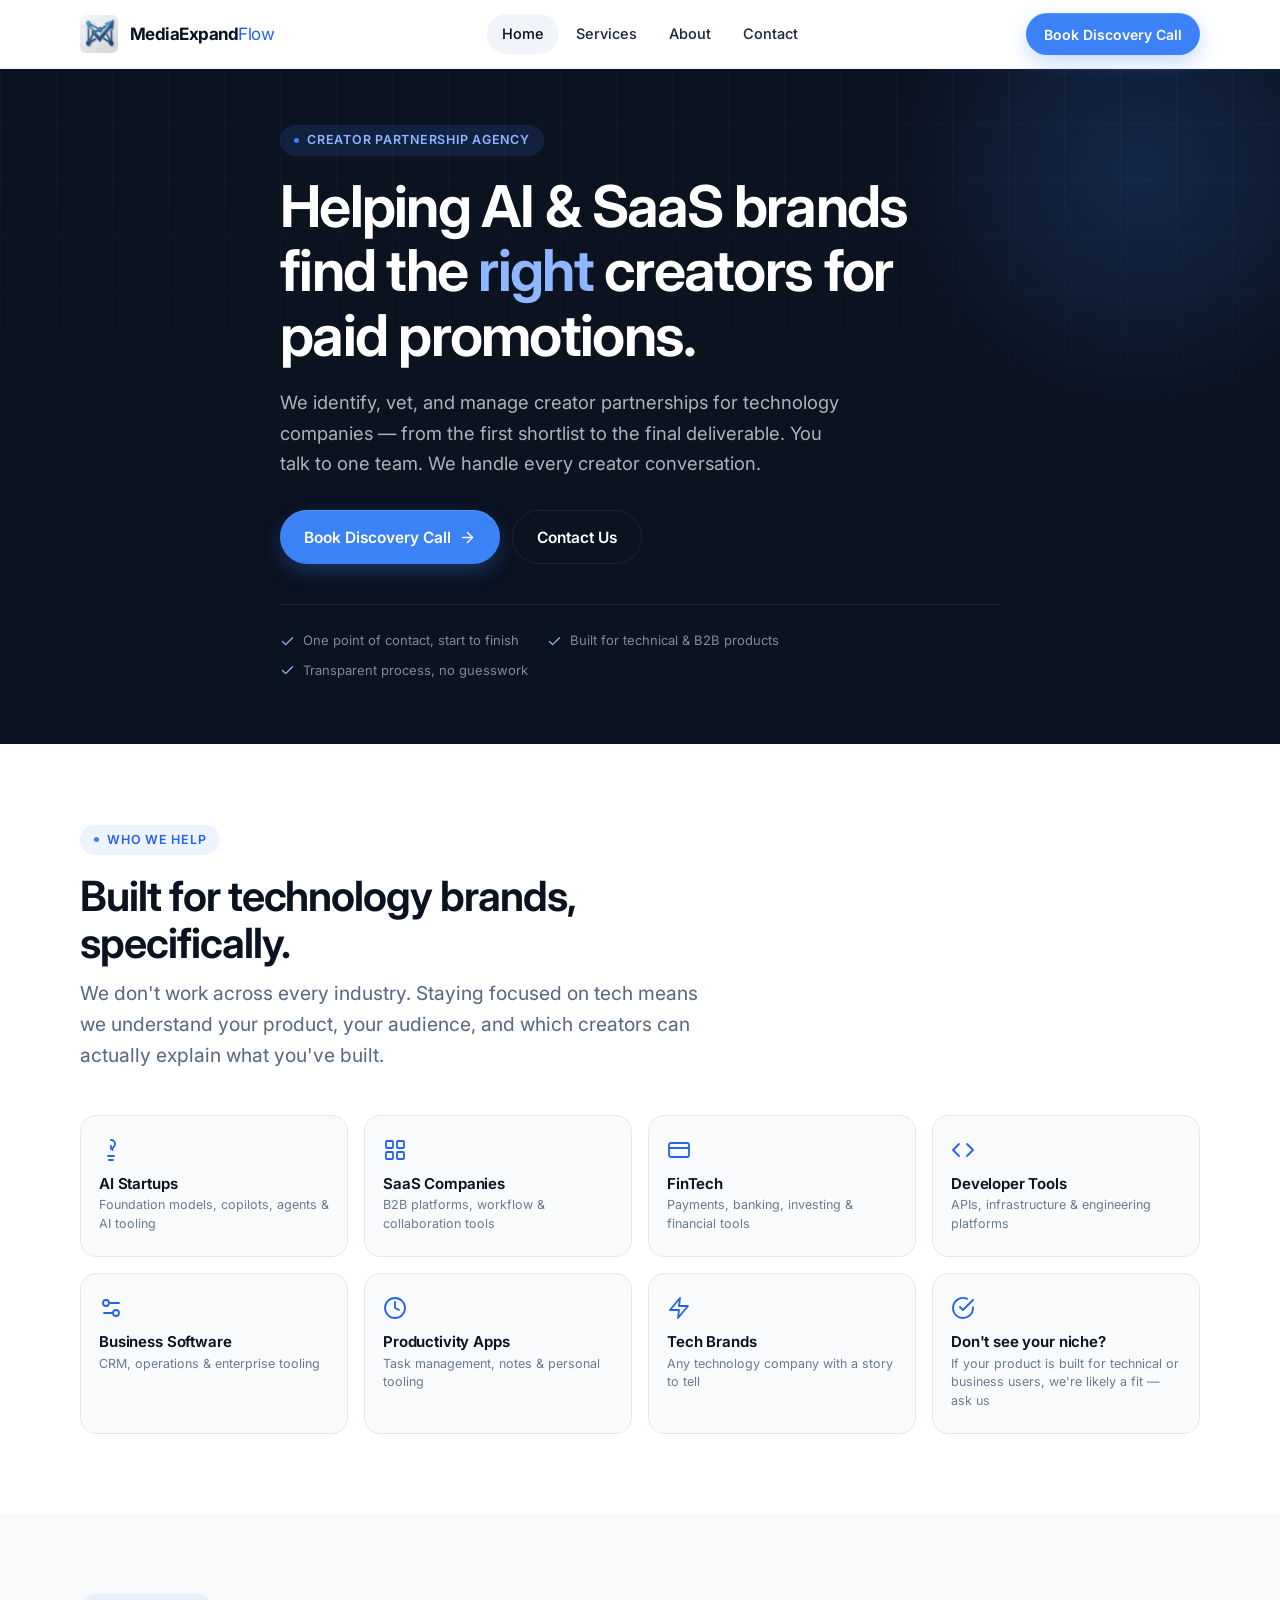
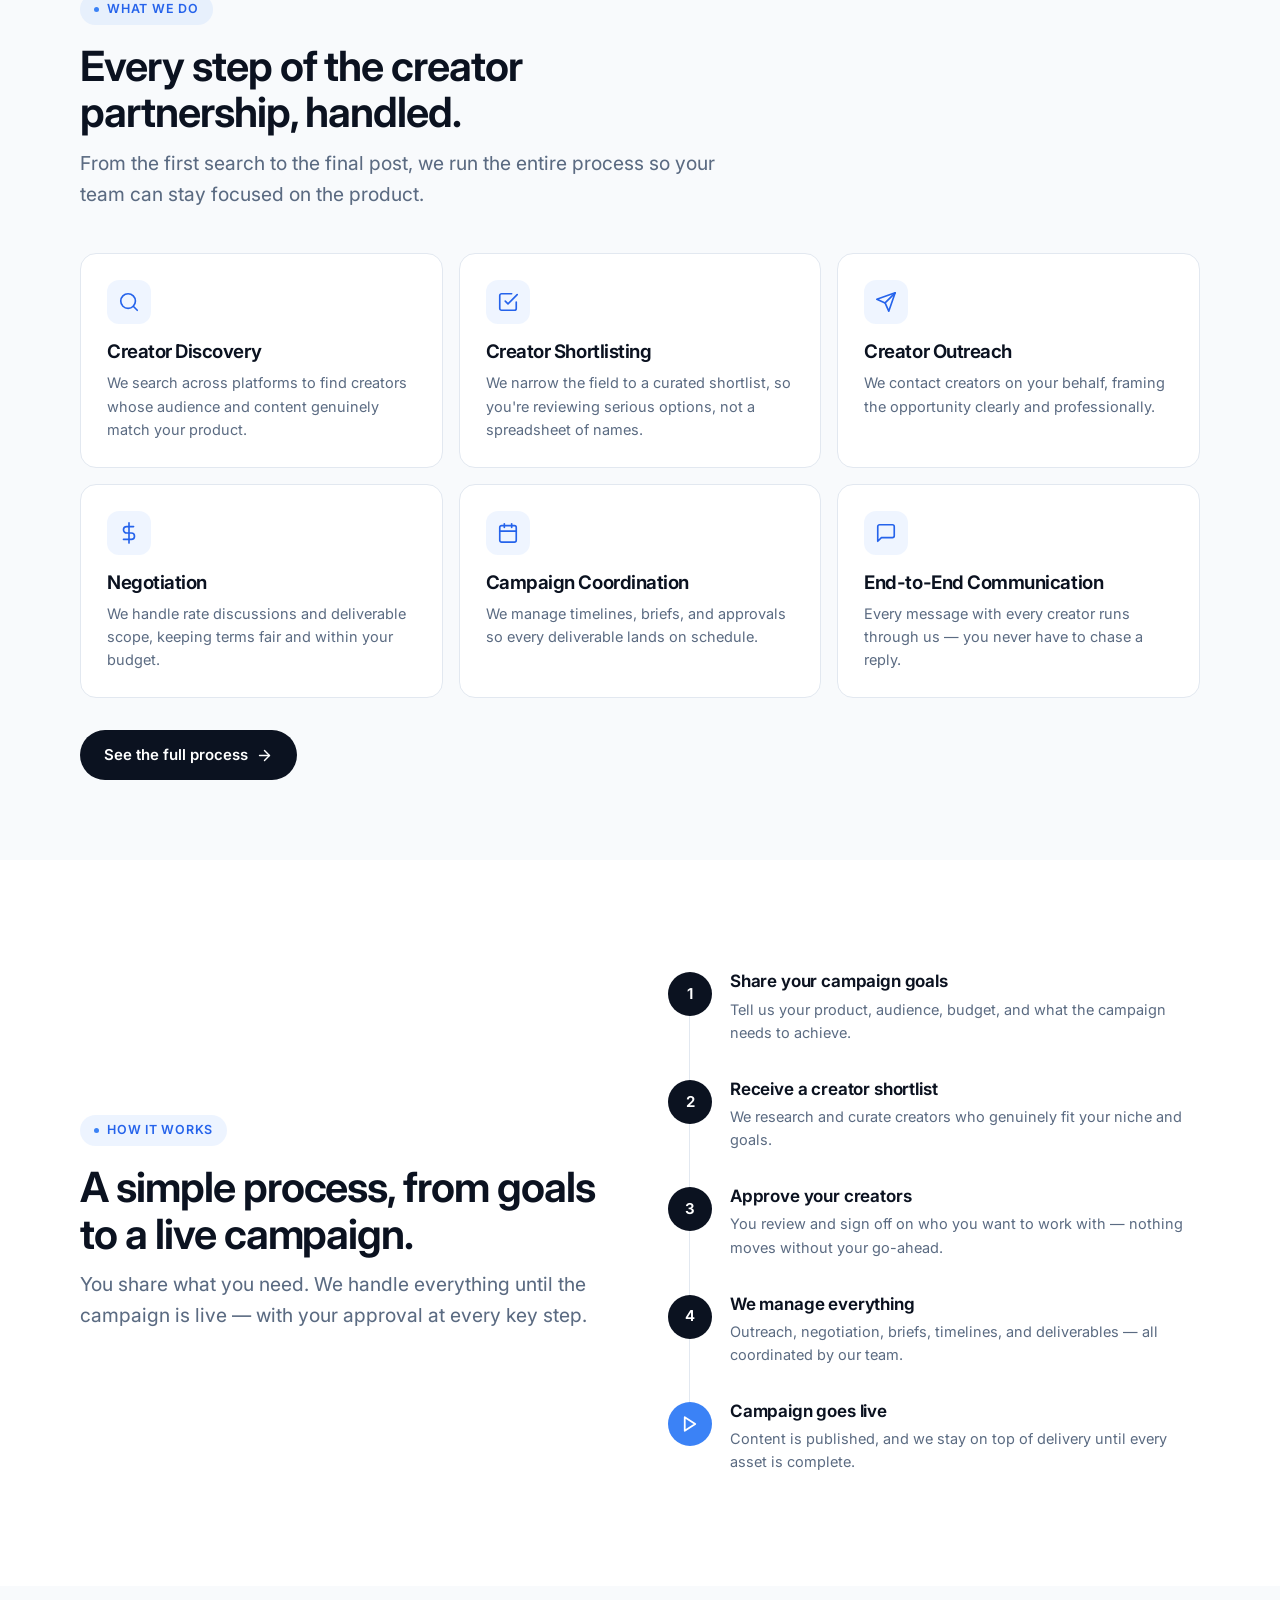
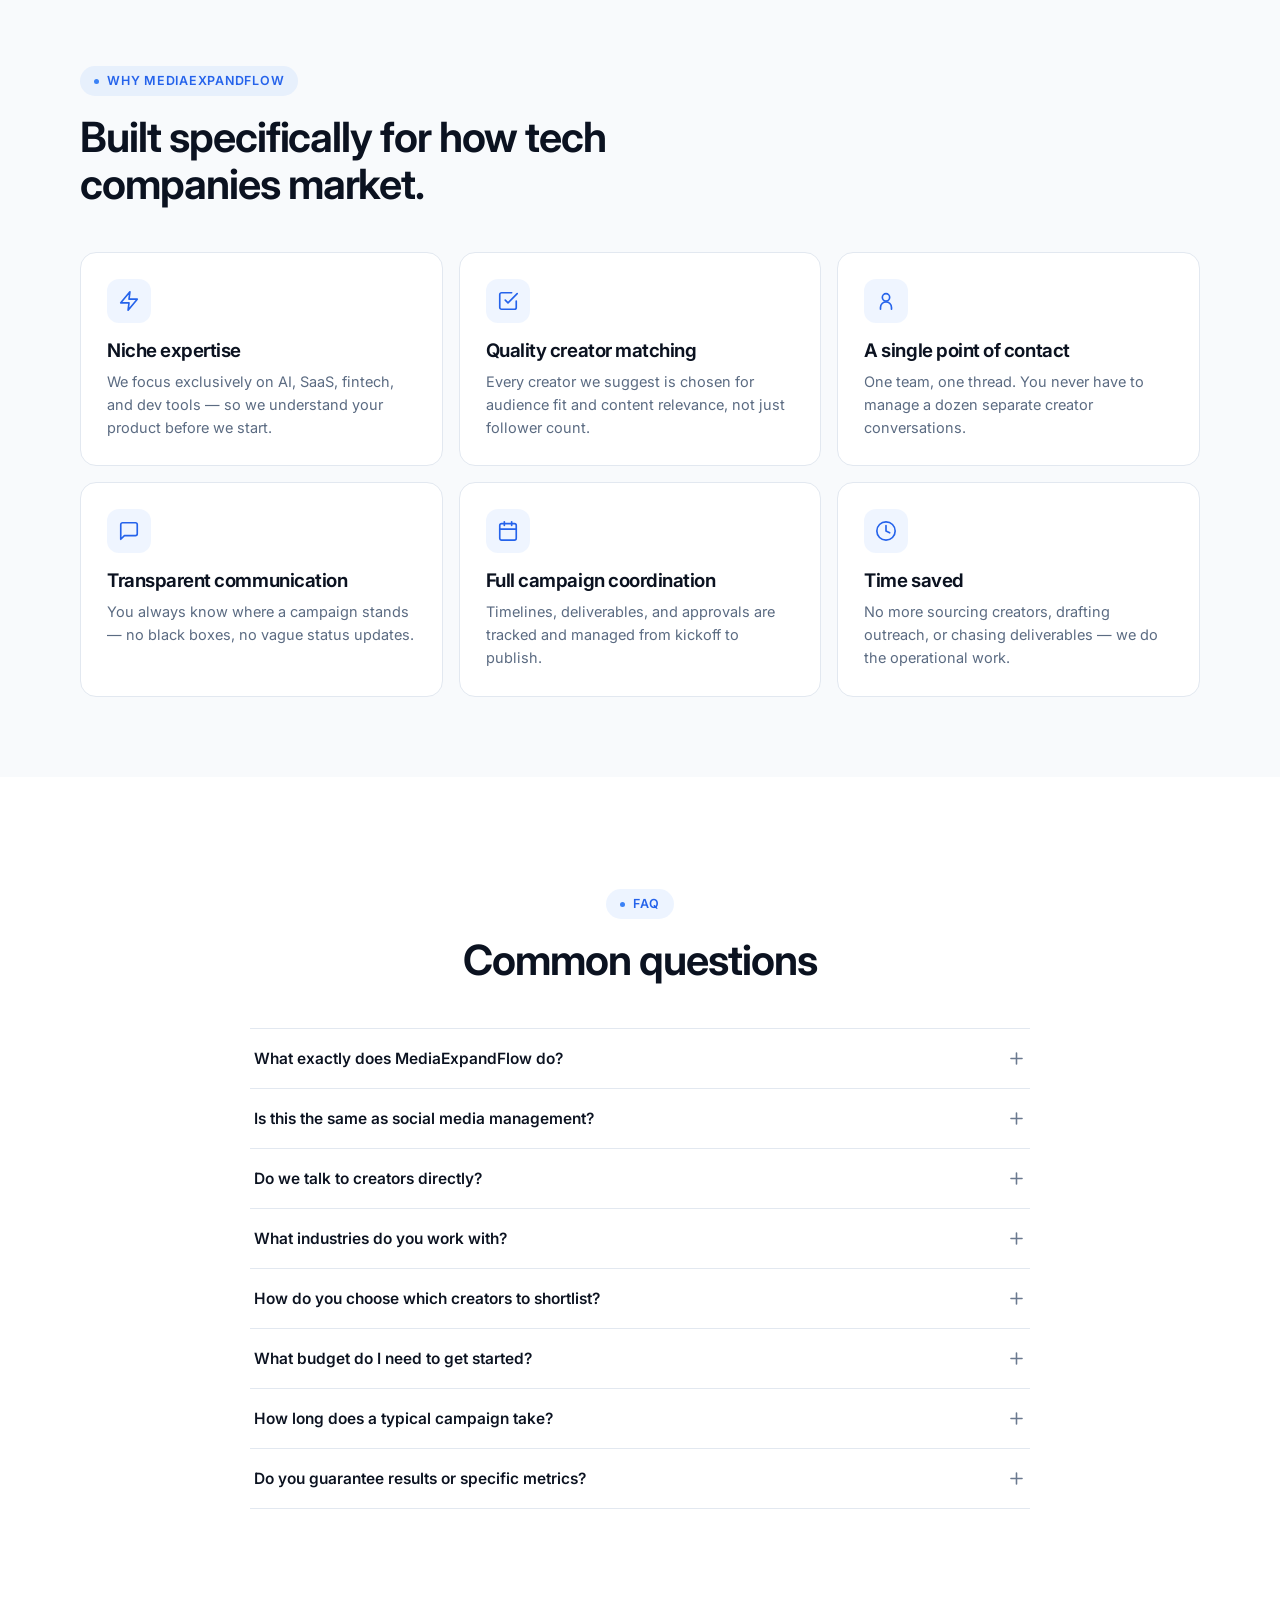
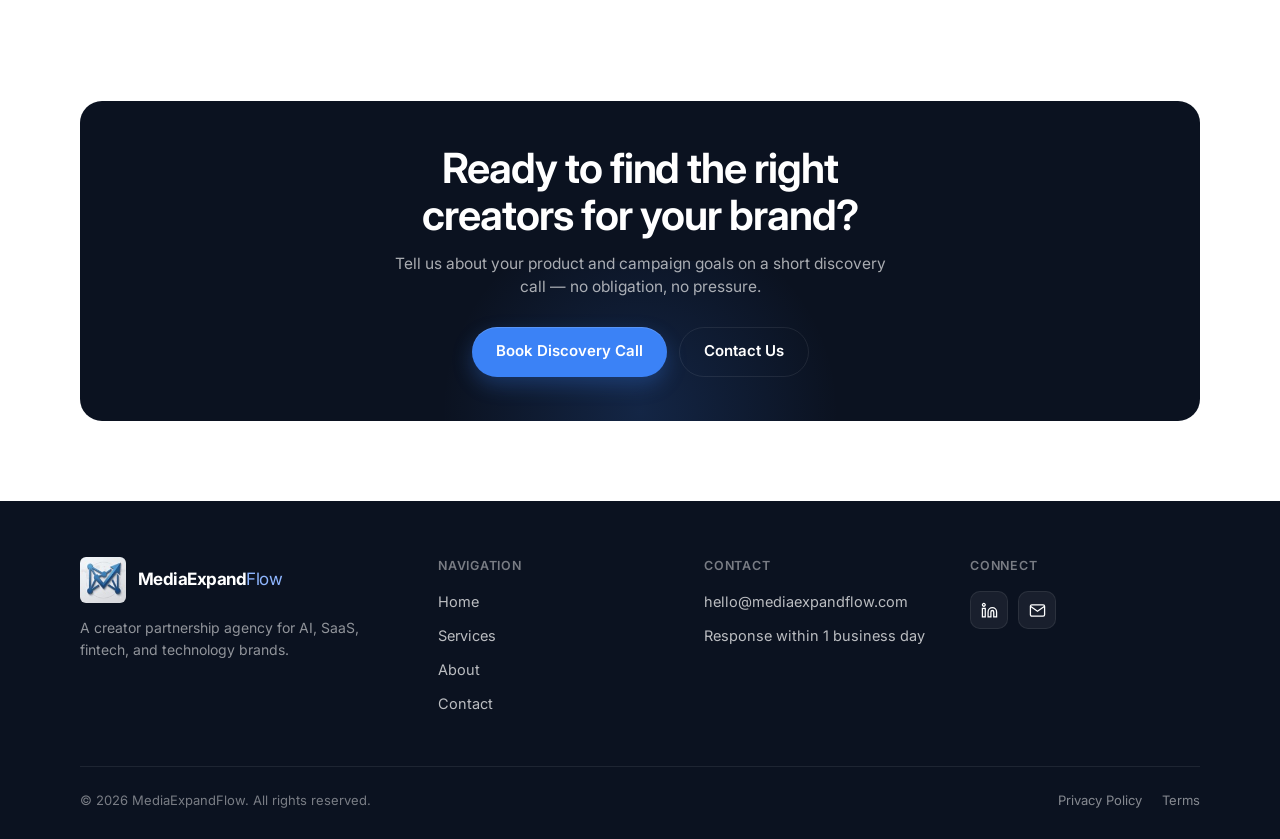
<file: index.html>
<!doctype html>
<html lang="en">
<head>
<meta charset="UTF-8">
<meta name="viewport" content="width=device-width, initial-scale=1, viewport-fit=cover">
<meta name="theme-color" content="#0B1220">
<link rel="icon" type="image/png" href="favicon.png">
<link rel="apple-touch-icon" href="logo-icon.jpg">
<title>MediaExpandFlow — Creator Partnerships for AI &amp; SaaS Brands</title>
<meta name="description" content="MediaExpandFlow is a creator partnership agency that connects AI, SaaS, fintech and developer-tool companies with the right creators for paid promotions. One point of contact, full campaign management.">
<link rel="canonical" href="https://www.mediaexpandflow.com/">

<meta property="og:type" content="website">
<meta property="og:site_name" content="MediaExpandFlow">
<meta property="og:title" content="MediaExpandFlow — Creator Partnerships for AI & SaaS Brands">
<meta property="og:description" content="We find, vet, and manage creator partnerships for technology brands — from discovery to delivery, under one point of contact.">
<meta property="og:url" content="https://www.mediaexpandflow.com/">
<meta property="og:image" content="https://www.mediaexpandflow.com/assets/og-cover.jpg">
<meta name="twitter:card" content="summary_large_image">
<meta name="twitter:title" content="MediaExpandFlow — Creator Partnerships for AI & SaaS Brands">
<meta name="twitter:description" content="We find, vet, and manage creator partnerships for technology brands — from discovery to delivery, under one point of contact.">
<meta name="twitter:image" content="https://www.mediaexpandflow.com/assets/og-cover.jpg">

<link rel="preconnect" href="https://fonts.googleapis.com">
<link rel="preconnect" href="https://fonts.gstatic.com" crossorigin>
<link href="https://fonts.googleapis.com/css2?family=Inter:wght@400;500;600;650;700;800&display=swap" rel="stylesheet">
<link rel="stylesheet" href="style.css">

<script type="application/ld+json">
{
  "@context": "https://schema.org",
  "@type": "Organization",
  "name": "MediaExpandFlow",
  "url": "https://www.mediaexpandflow.com/",
  "description": "Creator partnership agency connecting AI, SaaS, fintech and developer-tool brands with relevant creators for paid promotions.",
  "areaServed": "Global",
  "knowsAbout": ["Influencer Marketing", "Creator Partnerships", "SaaS Marketing", "AI Product Marketing"]
}
</script>
</head>
<body>

<a href="#main" style="position:absolute;left:-9999px;top:0;background:#fff;padding:10px;z-index:200;" class="skip-link">Skip to content</a>

<!-- NAVBAR -->
<header class="navbar">
  <div class="container navbar-inner">
    <a href="index.html" class="logo">
      <img src="logo-icon.jpg" alt="MediaExpandFlow icon" class="logo-icon">
      <span class="logo-wordmark">MediaExpand<span class="logo-flow">Flow</span></span>
    </a>
    <nav class="nav-links" aria-label="Primary">
      <a href="index.html" class="active">Home</a>
      <a href="services.html">Services</a>
      <a href="about.html">About</a>
      <a href="contact.html">Contact</a>
    </nav>
    <div class="nav-actions">
      <a href="contact.html" class="btn btn-primary nav-cta-desktop">Book Discovery Call</a>
      <button class="menu-btn" aria-label="Open menu" aria-expanded="false">
        <svg viewBox="0 0 24 24" fill="none" stroke="currentColor" stroke-width="2" stroke-linecap="round"><line x1="3" y1="6" x2="21" y2="6"/><line x1="3" y1="12" x2="21" y2="12"/><line x1="3" y1="18" x2="21" y2="18"/></svg>
      </button>
    </div>
  </div>
  <div class="mobile-menu">
    <a href="index.html" class="active">Home</a>
    <a href="services.html">Services</a>
    <a href="about.html">About</a>
    <a href="contact.html">Contact</a>
    <div class="mm-cta">
      <a href="contact.html" class="btn btn-primary btn-block">Book Discovery Call</a>
      <a href="contact.html" class="btn btn-ghost btn-block">Contact Us</a>
    </div>
  </div>
</header>

<main id="main">

  <!-- HERO -->
  <section class="hero">
    <div class="container hero-inner">
      <span class="eyebrow on-dark"><span class="dot"></span>Creator Partnership Agency</span>
      <h1 class="h1">Helping AI &amp; SaaS brands find the <em>right</em> creators for paid promotions.</h1>
      <p class="hero-sub">We identify, vet, and manage creator partnerships for technology companies — from the first shortlist to the final deliverable. You talk to one team. We handle every creator conversation.</p>
      <div class="hero-ctas">
        <a href="contact.html" class="btn btn-primary">
          Book Discovery Call
          <svg viewBox="0 0 24 24" fill="none" stroke="currentColor" stroke-width="2" stroke-linecap="round" stroke-linejoin="round"><line x1="5" y1="12" x2="19" y2="12"/><polyline points="12 5 19 12 12 19"/></svg>
        </a>
        <a href="contact.html" class="btn btn-ghost on-dark">Contact Us</a>
      </div>
      <div class="hero-strip">
        <span><svg viewBox="0 0 24 24" fill="none" stroke="currentColor" stroke-width="2" stroke-linecap="round" stroke-linejoin="round"><path d="M20 6L9 17l-5-5"/></svg>One point of contact, start to finish</span>
        <span><svg viewBox="0 0 24 24" fill="none" stroke="currentColor" stroke-width="2" stroke-linecap="round" stroke-linejoin="round"><path d="M20 6L9 17l-5-5"/></svg>Built for technical &amp; B2B products</span>
        <span><svg viewBox="0 0 24 24" fill="none" stroke="currentColor" stroke-width="2" stroke-linecap="round" stroke-linejoin="round"><path d="M20 6L9 17l-5-5"/></svg>Transparent process, no guesswork</span>
      </div>
    </div>
  </section>

  <!-- WHO WE HELP -->
  <section class="section-tight">
    <div class="container">
      <div class="section-head fade-up">
        <span class="eyebrow"><span class="dot"></span>Who We Help</span>
        <h2 class="h2">Built for technology brands, specifically.</h2>
        <p class="lede" style="margin-top:12px;">We don't work across every industry. Staying focused on tech means we understand your product, your audience, and which creators can actually explain what you've built.</p>
      </div>

      <div class="grid grid-4 fade-up">
        <div class="niche-card">
          <svg viewBox="0 0 24 24" fill="none" stroke="currentColor" stroke-width="1.8" stroke-linecap="round" stroke-linejoin="round"><path d="M12 2a4 4 0 0 1 4 4c0 1.5-.8 2.4-1.5 3.2-.5.6-1 1.1-1 1.8v1"/><path d="M9 18h6"/><path d="M10 22h4"/><path d="M12 8v3"/></svg>
          <h4>AI Startups</h4>
          <p>Foundation models, copilots, agents &amp; AI tooling</p>
        </div>
        <div class="niche-card">
          <svg viewBox="0 0 24 24" fill="none" stroke="currentColor" stroke-width="1.8" stroke-linecap="round" stroke-linejoin="round"><rect x="3" y="3" width="7" height="7" rx="1"/><rect x="14" y="3" width="7" height="7" rx="1"/><rect x="3" y="14" width="7" height="7" rx="1"/><rect x="14" y="14" width="7" height="7" rx="1"/></svg>
          <h4>SaaS Companies</h4>
          <p>B2B platforms, workflow &amp; collaboration tools</p>
        </div>
        <div class="niche-card">
          <svg viewBox="0 0 24 24" fill="none" stroke="currentColor" stroke-width="1.8" stroke-linecap="round" stroke-linejoin="round"><rect x="2" y="5" width="20" height="14" rx="2"/><line x1="2" y1="10" x2="22" y2="10"/></svg>
          <h4>FinTech</h4>
          <p>Payments, banking, investing &amp; financial tools</p>
        </div>
        <div class="niche-card">
          <svg viewBox="0 0 24 24" fill="none" stroke="currentColor" stroke-width="1.8" stroke-linecap="round" stroke-linejoin="round"><polyline points="16 18 22 12 16 6"/><polyline points="8 6 2 12 8 18"/></svg>
          <h4>Developer Tools</h4>
          <p>APIs, infrastructure &amp; engineering platforms</p>
        </div>
        <div class="niche-card">
          <svg viewBox="0 0 24 24" fill="none" stroke="currentColor" stroke-width="1.8" stroke-linecap="round" stroke-linejoin="round"><path d="M20 7h-9M14 17H5"/><circle cx="17" cy="17" r="3"/><circle cx="7" cy="7" r="3"/></svg>
          <h4>Business Software</h4>
          <p>CRM, operations &amp; enterprise tooling</p>
        </div>
        <div class="niche-card">
          <svg viewBox="0 0 24 24" fill="none" stroke="currentColor" stroke-width="1.8" stroke-linecap="round" stroke-linejoin="round"><circle cx="12" cy="12" r="10"/><polyline points="12 6 12 12 16 14"/></svg>
          <h4>Productivity Apps</h4>
          <p>Task management, notes &amp; personal tooling</p>
        </div>
        <div class="niche-card">
          <svg viewBox="0 0 24 24" fill="none" stroke="currentColor" stroke-width="1.8" stroke-linecap="round" stroke-linejoin="round"><path d="M13 2 3 14h9l-1 8 10-12h-9l1-8z"/></svg>
          <h4>Tech Brands</h4>
          <p>Any technology company with a story to tell</p>
        </div>
        <div class="niche-card">
          <svg viewBox="0 0 24 24" fill="none" stroke="currentColor" stroke-width="1.8" stroke-linecap="round" stroke-linejoin="round"><path d="M22 11.08V12a10 10 0 1 1-5.93-9.14"/><polyline points="22 4 12 14.01 9 11.01"/></svg>
          <h4>Don't see your niche?</h4>
          <p>If your product is built for technical or business users, we're likely a fit — ask us</p>
        </div>
      </div>
    </div>
  </section>

  <!-- SERVICES PREVIEW -->
  <section class="section-tight" style="background:var(--gray-50);">
    <div class="container">
      <div class="section-head fade-up">
        <span class="eyebrow"><span class="dot"></span>What We Do</span>
        <h2 class="h2">Every step of the creator partnership, handled.</h2>
        <p class="lede" style="margin-top:12px;">From the first search to the final post, we run the entire process so your team can stay focused on the product.</p>
      </div>

      <div class="grid grid-3 fade-up">
        <div class="card">
          <div class="card-icon"><svg viewBox="0 0 24 24" fill="none" stroke="currentColor" stroke-width="1.8" stroke-linecap="round" stroke-linejoin="round"><circle cx="11" cy="11" r="8"/><line x1="21" y1="21" x2="16.65" y2="16.65"/></svg></div>
          <h3>Creator Discovery</h3>
          <p>We search across platforms to find creators whose audience and content genuinely match your product.</p>
        </div>
        <div class="card">
          <div class="card-icon"><svg viewBox="0 0 24 24" fill="none" stroke="currentColor" stroke-width="1.8" stroke-linecap="round" stroke-linejoin="round"><path d="M9 11l3 3L22 4"/><path d="M21 12v7a2 2 0 0 1-2 2H5a2 2 0 0 1-2-2V5a2 2 0 0 1 2-2h11"/></svg></div>
          <h3>Creator Shortlisting</h3>
          <p>We narrow the field to a curated shortlist, so you're reviewing serious options, not a spreadsheet of names.</p>
        </div>
        <div class="card">
          <div class="card-icon"><svg viewBox="0 0 24 24" fill="none" stroke="currentColor" stroke-width="1.8" stroke-linecap="round" stroke-linejoin="round"><path d="M22 2 11 13"/><path d="M22 2 15 22l-4-9-9-4 20-7z"/></svg></div>
          <h3>Creator Outreach</h3>
          <p>We contact creators on your behalf, framing the opportunity clearly and professionally.</p>
        </div>
        <div class="card">
          <div class="card-icon"><svg viewBox="0 0 24 24" fill="none" stroke="currentColor" stroke-width="1.8" stroke-linecap="round" stroke-linejoin="round"><line x1="12" y1="1" x2="12" y2="23"/><path d="M17 5H9.5a3.5 3.5 0 0 0 0 7h5a3.5 3.5 0 0 1 0 7H6"/></svg></div>
          <h3>Negotiation</h3>
          <p>We handle rate discussions and deliverable scope, keeping terms fair and within your budget.</p>
        </div>
        <div class="card">
          <div class="card-icon"><svg viewBox="0 0 24 24" fill="none" stroke="currentColor" stroke-width="1.8" stroke-linecap="round" stroke-linejoin="round"><rect x="3" y="4" width="18" height="18" rx="2"/><line x1="16" y1="2" x2="16" y2="6"/><line x1="8" y1="2" x2="8" y2="6"/><line x1="3" y1="10" x2="21" y2="10"/></svg></div>
          <h3>Campaign Coordination</h3>
          <p>We manage timelines, briefs, and approvals so every deliverable lands on schedule.</p>
        </div>
        <div class="card">
          <div class="card-icon"><svg viewBox="0 0 24 24" fill="none" stroke="currentColor" stroke-width="1.8" stroke-linecap="round" stroke-linejoin="round"><path d="M21 15a2 2 0 0 1-2 2H7l-4 4V5a2 2 0 0 1 2-2h14a2 2 0 0 1 2 2z"/></svg></div>
          <h3>End-to-End Communication</h3>
          <p>Every message with every creator runs through us — you never have to chase a reply.</p>
        </div>
      </div>

      <div style="margin-top:32px;">
        <a href="services.html" class="btn btn-dark">
          See the full process
          <svg viewBox="0 0 24 24" fill="none" stroke="currentColor" stroke-width="2" stroke-linecap="round" stroke-linejoin="round"><line x1="5" y1="12" x2="19" y2="12"/><polyline points="12 5 19 12 12 19"/></svg>
        </a>
      </div>
    </div>
  </section>

  <!-- HOW IT WORKS -->
  <section class="section">
    <div class="container">
      <div class="split">
        <div class="fade-up">
          <span class="eyebrow"><span class="dot"></span>How It Works</span>
          <h2 class="h2">A simple process, from goals to a live campaign.</h2>
          <p class="lede" style="margin-top:12px;">You share what you need. We handle everything until the campaign is live — with your approval at every key step.</p>
        </div>
        <div class="process fade-up">
          <div class="process-step">
            <div class="process-num">1</div>
            <div class="process-body">
              <h4>Share your campaign goals</h4>
              <p>Tell us your product, audience, budget, and what the campaign needs to achieve.</p>
            </div>
          </div>
          <div class="process-step">
            <div class="process-num">2</div>
            <div class="process-body">
              <h4>Receive a creator shortlist</h4>
              <p>We research and curate creators who genuinely fit your niche and goals.</p>
            </div>
          </div>
          <div class="process-step">
            <div class="process-num">3</div>
            <div class="process-body">
              <h4>Approve your creators</h4>
              <p>You review and sign off on who you want to work with — nothing moves without your go-ahead.</p>
            </div>
          </div>
          <div class="process-step">
            <div class="process-num">4</div>
            <div class="process-body">
              <h4>We manage everything</h4>
              <p>Outreach, negotiation, briefs, timelines, and deliverables — all coordinated by our team.</p>
            </div>
          </div>
          <div class="process-step is-live">
            <div class="process-num"><svg width="18" height="18" viewBox="0 0 24 24" fill="none" stroke="currentColor" stroke-width="2.4" stroke-linecap="round" stroke-linejoin="round"><polygon points="5 3 19 12 5 21 5 3"/></svg></div>
            <div class="process-body">
              <h4>Campaign goes live</h4>
              <p>Content is published, and we stay on top of delivery until every asset is complete.</p>
            </div>
          </div>
        </div>
      </div>
    </div>
  </section>

  <!-- WHY MEDIAEXPANDFLOW -->
  <section class="section-tight" style="background:var(--gray-50);">
    <div class="container">
      <div class="section-head fade-up">
        <span class="eyebrow"><span class="dot"></span>Why MediaExpandFlow</span>
        <h2 class="h2">Built specifically for how tech companies market.</h2>
      </div>
      <div class="grid grid-3 fade-up">
        <div class="card">
          <div class="card-icon"><svg viewBox="0 0 24 24" fill="none" stroke="currentColor" stroke-width="1.8" stroke-linecap="round" stroke-linejoin="round"><path d="M13 2 3 14h9l-1 8 10-12h-9l1-8z"/></svg></div>
          <h3>Niche expertise</h3>
          <p>We focus exclusively on AI, SaaS, fintech, and dev tools — so we understand your product before we start.</p>
        </div>
        <div class="card">
          <div class="card-icon"><svg viewBox="0 0 24 24" fill="none" stroke="currentColor" stroke-width="1.8" stroke-linecap="round" stroke-linejoin="round"><path d="M9 11l3 3L22 4"/><path d="M21 12v7a2 2 0 0 1-2 2H5a2 2 0 0 1-2-2V5a2 2 0 0 1 2-2h11"/></svg></div>
          <h3>Quality creator matching</h3>
          <p>Every creator we suggest is chosen for audience fit and content relevance, not just follower count.</p>
        </div>
        <div class="card">
          <div class="card-icon"><svg viewBox="0 0 24 24" fill="none" stroke="currentColor" stroke-width="1.8" stroke-linecap="round" stroke-linejoin="round"><circle cx="12" cy="8" r="4"/><path d="M6 21v-2a6 6 0 0 1 12 0v2"/></svg></div>
          <h3>A single point of contact</h3>
          <p>One team, one thread. You never have to manage a dozen separate creator conversations.</p>
        </div>
        <div class="card">
          <div class="card-icon"><svg viewBox="0 0 24 24" fill="none" stroke="currentColor" stroke-width="1.8" stroke-linecap="round" stroke-linejoin="round"><path d="M21 15a2 2 0 0 1-2 2H7l-4 4V5a2 2 0 0 1 2-2h14a2 2 0 0 1 2 2z"/></svg></div>
          <h3>Transparent communication</h3>
          <p>You always know where a campaign stands — no black boxes, no vague status updates.</p>
        </div>
        <div class="card">
          <div class="card-icon"><svg viewBox="0 0 24 24" fill="none" stroke="currentColor" stroke-width="1.8" stroke-linecap="round" stroke-linejoin="round"><rect x="3" y="4" width="18" height="18" rx="2"/><line x1="16" y1="2" x2="16" y2="6"/><line x1="8" y1="2" x2="8" y2="6"/><line x1="3" y1="10" x2="21" y2="10"/></svg></div>
          <h3>Full campaign coordination</h3>
          <p>Timelines, deliverables, and approvals are tracked and managed from kickoff to publish.</p>
        </div>
        <div class="card">
          <div class="card-icon"><svg viewBox="0 0 24 24" fill="none" stroke="currentColor" stroke-width="1.8" stroke-linecap="round" stroke-linejoin="round"><circle cx="12" cy="12" r="10"/><polyline points="12 6 12 12 16 14"/></svg></div>
          <h3>Time saved</h3>
          <p>No more sourcing creators, drafting outreach, or chasing deliverables — we do the operational work.</p>
        </div>
      </div>
    </div>
  </section>

  <!-- FAQ -->
  <section class="section">
    <div class="container" style="max-width:820px;">
      <div class="section-head center fade-up" style="margin-left:auto;margin-right:auto;">
        <span class="eyebrow"><span class="dot"></span>FAQ</span>
        <h2 class="h2">Common questions</h2>
      </div>

      <div class="fade-up">
        <div class="faq-item">
          <button class="faq-q">What exactly does MediaExpandFlow do?<svg viewBox="0 0 24 24" fill="none" stroke="currentColor" stroke-width="2" stroke-linecap="round"><line x1="12" y1="5" x2="12" y2="19"/><line x1="5" y1="12" x2="19" y2="12"/></svg></button>
          <div class="faq-a"><div class="faq-a-inner">We're a creator partnership agency. We find, vet, and manage creators for paid promotions on behalf of technology companies — covering discovery, outreach, negotiation, and campaign coordination.</div></div>
        </div>
        <div class="faq-item">
          <button class="faq-q">Is this the same as social media management?<svg viewBox="0 0 24 24" fill="none" stroke="currentColor" stroke-width="2" stroke-linecap="round"><line x1="12" y1="5" x2="12" y2="19"/><line x1="5" y1="12" x2="19" y2="12"/></svg></button>
          <div class="faq-a"><div class="faq-a-inner">No. We don't manage your social accounts or post content on your behalf. We focus specifically on connecting your brand with third-party creators for paid promotional campaigns.</div></div>
        </div>
        <div class="faq-item">
          <button class="faq-q">Do we talk to creators directly?<svg viewBox="0 0 24 24" fill="none" stroke="currentColor" stroke-width="2" stroke-linecap="round"><line x1="12" y1="5" x2="12" y2="19"/><line x1="5" y1="12" x2="19" y2="12"/></svg></button>
          <div class="faq-a"><div class="faq-a-inner">Only if you want to. By default, we handle all creator communication — outreach, negotiation, briefing, and follow-up — so your team only talks to us.</div></div>
        </div>
        <div class="faq-item">
          <button class="faq-q">What industries do you work with?<svg viewBox="0 0 24 24" fill="none" stroke="currentColor" stroke-width="2" stroke-linecap="round"><line x1="12" y1="5" x2="12" y2="19"/><line x1="5" y1="12" x2="19" y2="12"/></svg></button>
          <div class="faq-a"><div class="faq-a-inner">We work exclusively with technology companies — AI startups, SaaS platforms, fintech, developer tools, business software, and productivity apps. Staying focused keeps our creator network relevant to your product.</div></div>
        </div>
        <div class="faq-item">
          <button class="faq-q">How do you choose which creators to shortlist?<svg viewBox="0 0 24 24" fill="none" stroke="currentColor" stroke-width="2" stroke-linecap="round"><line x1="12" y1="5" x2="12" y2="19"/><line x1="5" y1="12" x2="19" y2="12"/></svg></button>
          <div class="faq-a"><div class="faq-a-inner">We evaluate creators based on audience relevance, content quality, past brand fit, and alignment with your specific campaign goals — not just subscriber or follower counts.</div></div>
        </div>
        <div class="faq-item">
          <button class="faq-q">What budget do I need to get started?<svg viewBox="0 0 24 24" fill="none" stroke="currentColor" stroke-width="2" stroke-linecap="round"><line x1="12" y1="5" x2="12" y2="19"/><line x1="5" y1="12" x2="19" y2="12"/></svg></button>
          <div class="faq-a"><div class="faq-a-inner">Budgets vary by campaign scope and creator tier. Share your goals and budget range on a discovery call, and we'll advise on what's realistic for your objectives.</div></div>
        </div>
        <div class="faq-item">
          <button class="faq-q">How long does a typical campaign take?<svg viewBox="0 0 24 24" fill="none" stroke="currentColor" stroke-width="2" stroke-linecap="round"><line x1="12" y1="5" x2="12" y2="19"/><line x1="5" y1="12" x2="19" y2="12"/></svg></button>
          <div class="faq-a"><div class="faq-a-inner">Timelines depend on creator availability and deliverable complexity. We'll give you a clear timeline estimate after understanding your campaign requirements.</div></div>
        </div>
        <div class="faq-item">
          <button class="faq-q">Do you guarantee results or specific metrics?<svg viewBox="0 0 24 24" fill="none" stroke="currentColor" stroke-width="2" stroke-linecap="round"><line x1="12" y1="5" x2="12" y2="19"/><line x1="5" y1="12" x2="19" y2="12"/></svg></button>
          <div class="faq-a"><div class="faq-a-inner">No agency can honestly guarantee specific performance numbers. What we can commit to is a rigorous creator selection process and careful campaign management to give your promotion the best possible foundation.</div></div>
        </div>
      </div>
    </div>
  </section>

  <!-- FINAL CTA -->
  <section class="section-tight">
    <div class="container">
      <div class="cta-band fade-up">
        <div class="cta-band-inner">
          <h2 class="h2">Ready to find the right creators for your brand?</h2>
          <p>Tell us about your product and campaign goals on a short discovery call — no obligation, no pressure.</p>
          <div class="cta-band-btns">
            <a href="contact.html" class="btn btn-primary">Book Discovery Call</a>
            <a href="contact.html" class="btn btn-ghost on-dark">Contact Us</a>
          </div>
        </div>
      </div>
    </div>
  </section>

</main>

<!-- FOOTER -->
<footer class="footer">
  <div class="container">
    <div class="footer-top">
      <div class="footer-brand">
        <a href="index.html" class="logo">
          <img src="logo-icon.jpg" alt="MediaExpandFlow icon" class="logo-icon logo-icon-footer">
          <span class="logo-wordmark">MediaExpand<span class="logo-flow">Flow</span></span>
        </a>
        <p>A creator partnership agency for AI, SaaS, fintech, and technology brands.</p>
      </div>
      <div class="footer-col">
        <h5>Navigation</h5>
        <a href="index.html">Home</a>
        <a href="services.html">Services</a>
        <a href="about.html">About</a>
        <a href="contact.html">Contact</a>
      </div>
      <div class="footer-col">
        <h5>Contact</h5>
        <a href="mailto:hello@mediaexpandflow.com">hello@mediaexpandflow.com</a>
        <span>Response within 1 business day</span>
      </div>
      <div class="footer-col">
        <h5>Connect</h5>
        <div class="footer-social">
          <a href="#" aria-label="LinkedIn"><svg viewBox="0 0 24 24" fill="none" stroke="#fff" stroke-width="1.8"><path d="M16 8a6 6 0 0 1 6 6v7h-4v-7a2 2 0 0 0-2-2 2 2 0 0 0-2 2v7h-4v-7a6 6 0 0 1 6-6z"/><rect x="2" y="9" width="4" height="12"/><circle cx="4" cy="4" r="2"/></svg></a>
          <a href="mailto:hello@mediaexpandflow.com" aria-label="Email"><svg viewBox="0 0 24 24" fill="none" stroke="#fff" stroke-width="1.8"><path d="M4 4h16v16H4z" opacity="0"/><path d="M22 6 12 13 2 6"/><rect x="2" y="4" width="20" height="16" rx="2"/></svg></a>
        </div>
      </div>
    </div>
    <div class="footer-bottom">
      <span>© 2026 MediaExpandFlow. All rights reserved.</span>
      <div class="footer-bottom-links">
        <a href="privacy.html">Privacy Policy</a>
        <a href="terms.html">Terms</a>
      </div>
    </div>
  </div>
</footer>

<!-- STICKY MOBILE CTA -->
<div class="sticky-cta">
  <a href="contact.html" class="btn btn-ghost">Contact Us</a>
  <a href="contact.html" class="btn btn-primary">Book Discovery Call</a>
</div>

<script src="main.js"></script>
</body>
</html>
</file>
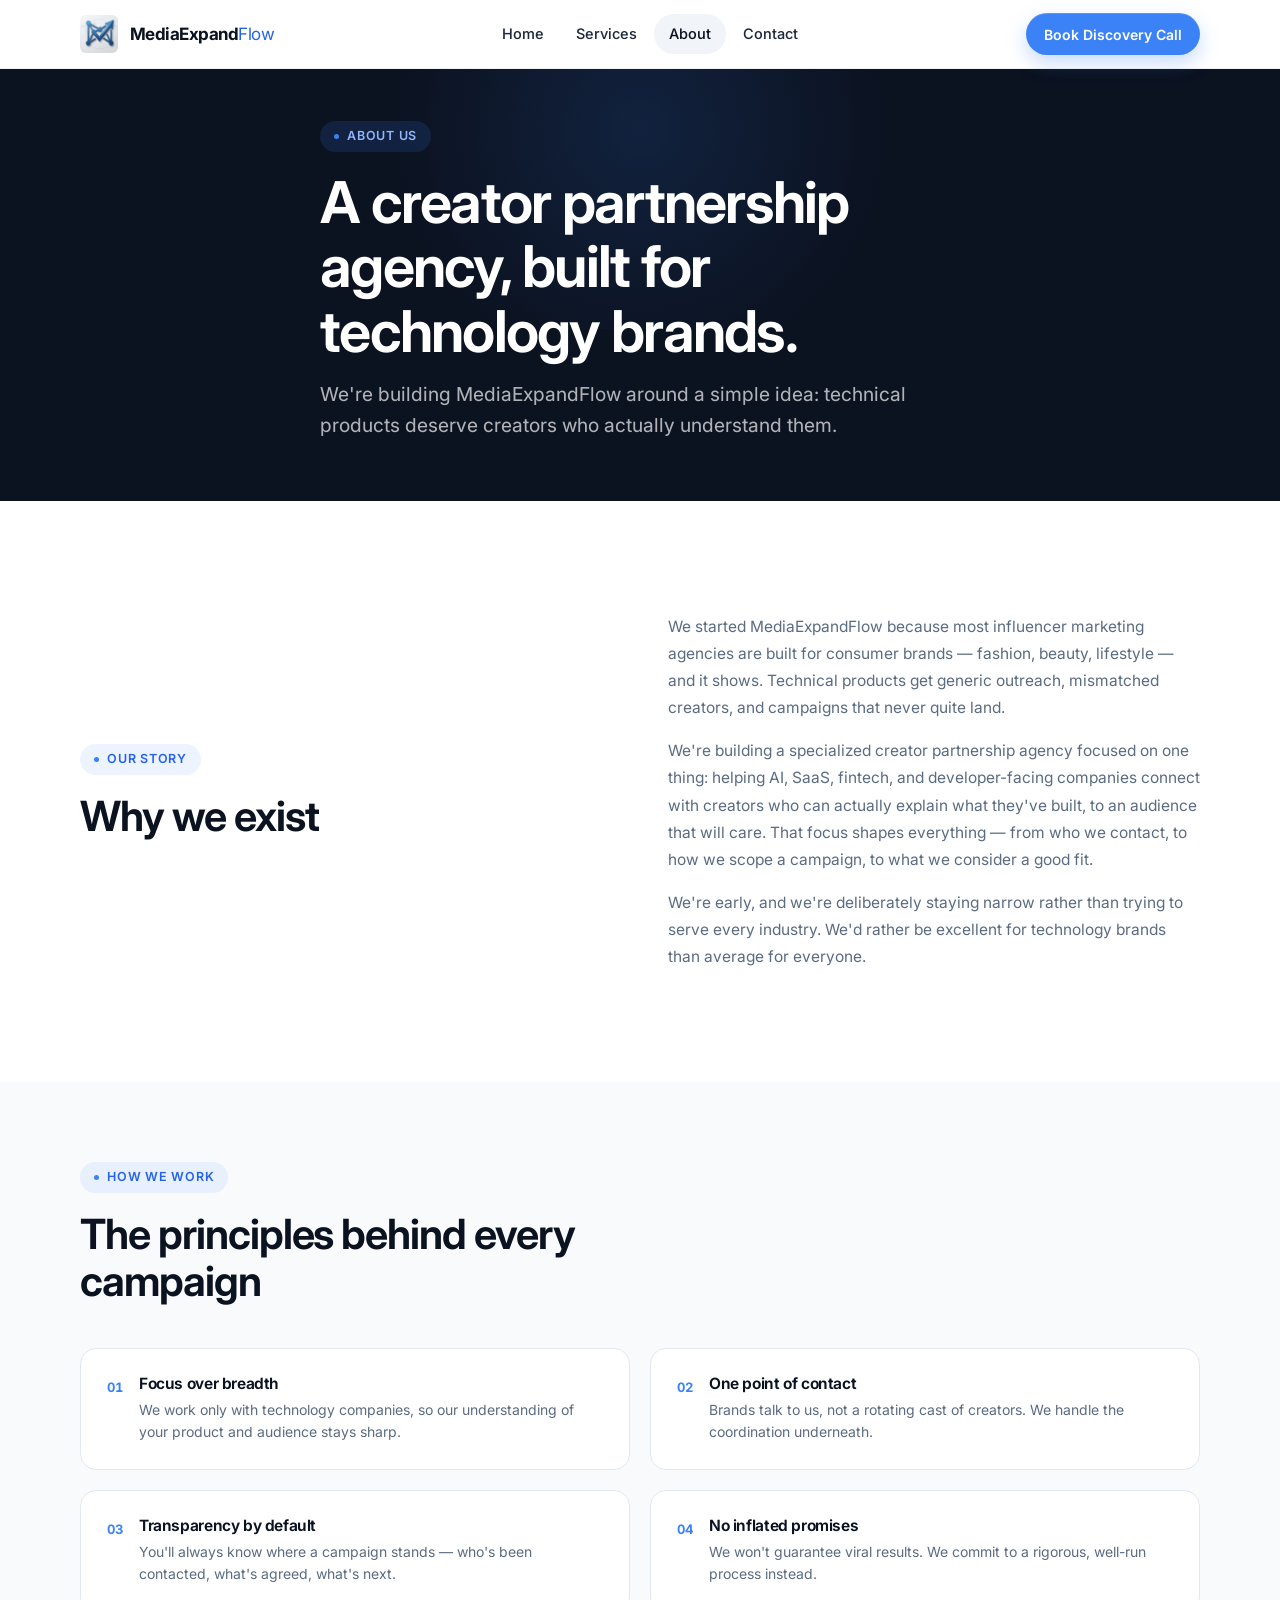
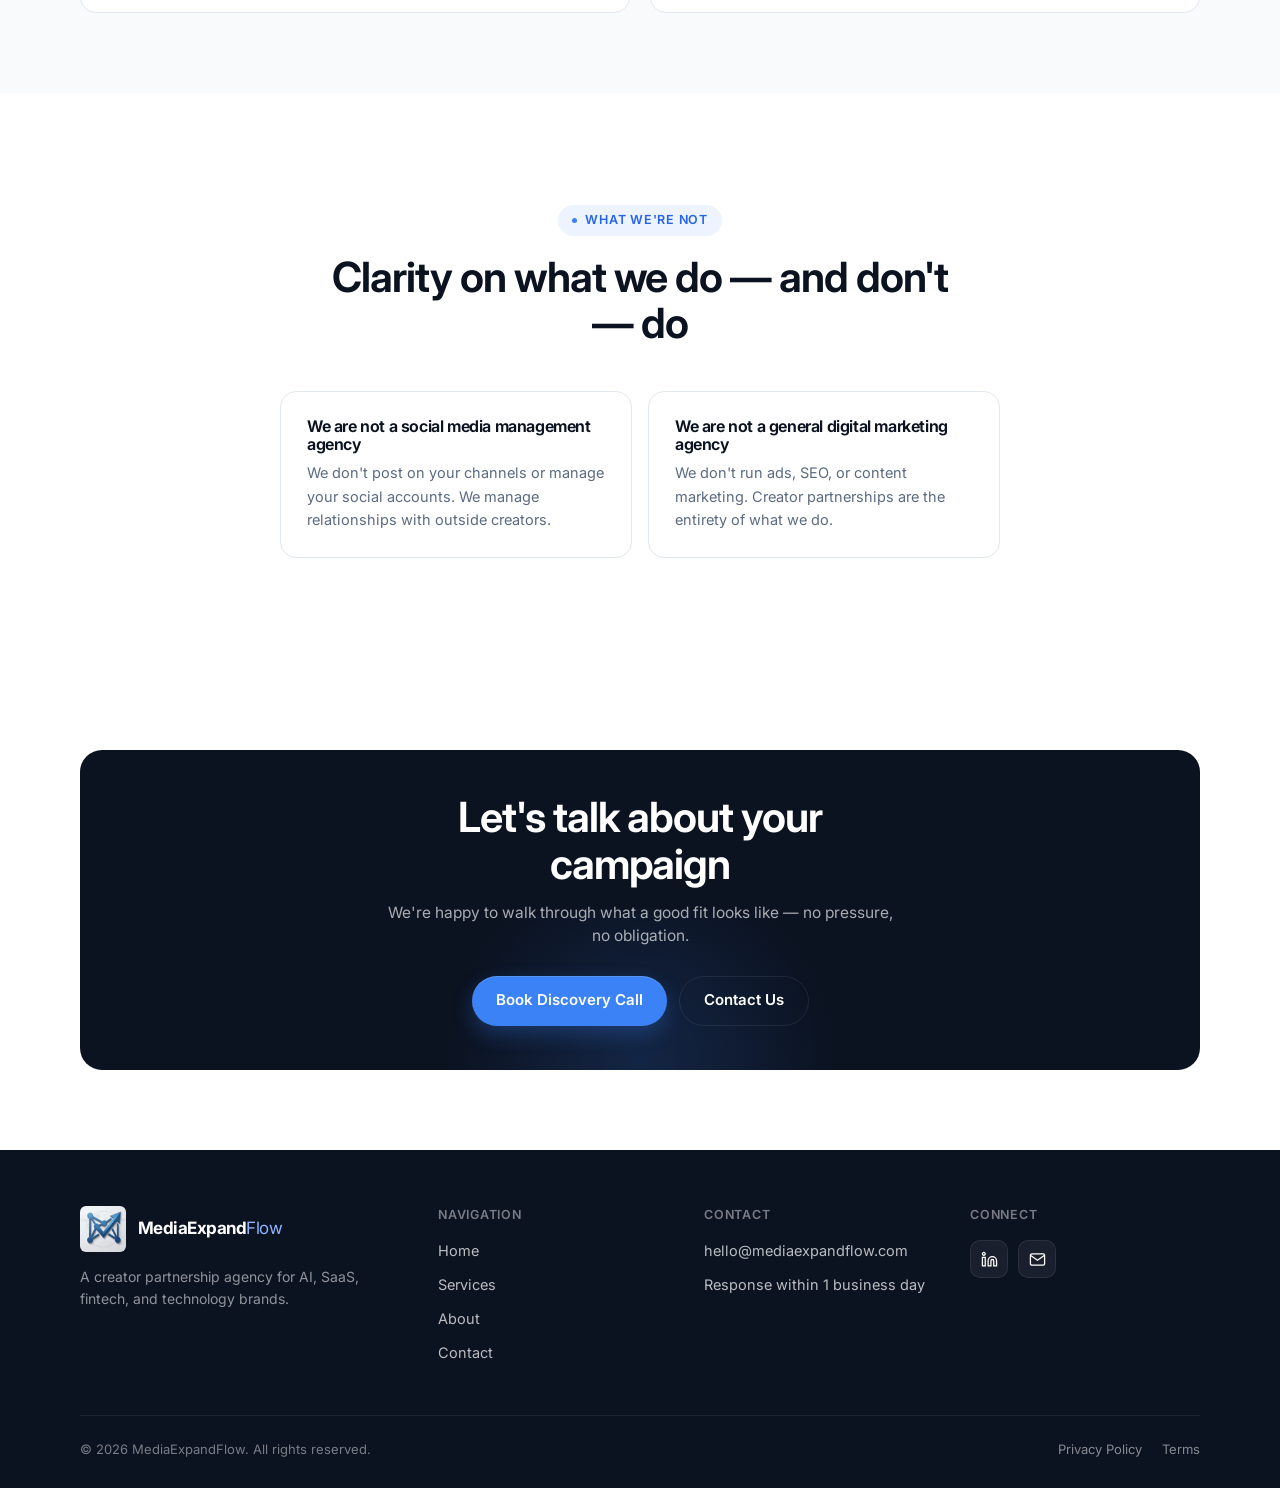
<file: about.html>
<!doctype html>
<html lang="en">
<head>
<meta charset="UTF-8">
<meta name="viewport" content="width=device-width, initial-scale=1, viewport-fit=cover">
<meta name="theme-color" content="#0B1220">
<link rel="icon" type="image/png" href="favicon.png">
<link rel="apple-touch-icon" href="logo-icon.jpg">
<title>About — MediaExpandFlow</title>
<meta name="description" content="MediaExpandFlow is a specialized creator partnership agency helping technology companies connect with relevant creators for paid promotions.">
<link rel="canonical" href="https://www.mediaexpandflow.com/about.html">

<meta property="og:type" content="website">
<meta property="og:site_name" content="MediaExpandFlow">
<meta property="og:title" content="About — MediaExpandFlow">
<meta property="og:description" content="A specialized creator partnership agency built for AI, SaaS, fintech, and developer-tool companies.">
<meta property="og:url" content="https://www.mediaexpandflow.com/about.html">
<meta name="twitter:card" content="summary_large_image">

<link rel="preconnect" href="https://fonts.googleapis.com">
<link rel="preconnect" href="https://fonts.gstatic.com" crossorigin>
<link href="https://fonts.googleapis.com/css2?family=Inter:wght@400;500;600;650;700;800&display=swap" rel="stylesheet">
<link rel="stylesheet" href="style.css">
</head>
<body>

<header class="navbar">
  <div class="container navbar-inner">
    <a href="index.html" class="logo">
      <img src="logo-icon.jpg" alt="MediaExpandFlow icon" class="logo-icon">
      <span class="logo-wordmark">MediaExpand<span class="logo-flow">Flow</span></span>
    </a>
    <nav class="nav-links" aria-label="Primary">
      <a href="index.html">Home</a>
      <a href="services.html">Services</a>
      <a href="about.html" class="active">About</a>
      <a href="contact.html">Contact</a>
    </nav>
    <div class="nav-actions">
      <a href="contact.html" class="btn btn-primary nav-cta-desktop">Book Discovery Call</a>
      <button class="menu-btn" aria-label="Open menu" aria-expanded="false">
        <svg viewBox="0 0 24 24" fill="none" stroke="currentColor" stroke-width="2" stroke-linecap="round"><line x1="3" y1="6" x2="21" y2="6"/><line x1="3" y1="12" x2="21" y2="12"/><line x1="3" y1="18" x2="21" y2="18"/></svg>
      </button>
    </div>
  </div>
  <div class="mobile-menu">
    <a href="index.html">Home</a>
    <a href="services.html">Services</a>
    <a href="about.html" class="active">About</a>
    <a href="contact.html">Contact</a>
    <div class="mm-cta">
      <a href="contact.html" class="btn btn-primary btn-block">Book Discovery Call</a>
      <a href="contact.html" class="btn btn-ghost btn-block">Contact Us</a>
    </div>
  </div>
</header>

<main id="main">

  <section class="page-hero">
    <div class="container page-hero-inner">
      <span class="eyebrow on-dark"><span class="dot"></span>About Us</span>
      <h1 class="h1">A creator partnership agency, built for technology brands.</h1>
      <p class="lede">We're building MediaExpandFlow around a simple idea: technical products deserve creators who actually understand them.</p>
    </div>
  </section>

  <section class="section">
    <div class="container">
      <div class="split fade-up">
        <div>
          <span class="eyebrow"><span class="dot"></span>Our Story</span>
          <h2 class="h2">Why we exist</h2>
        </div>
        <div>
          <p style="color:var(--gray-600);line-height:1.75;font-size:15.5px;">We started MediaExpandFlow because most influencer marketing agencies are built for consumer brands — fashion, beauty, lifestyle — and it shows. Technical products get generic outreach, mismatched creators, and campaigns that never quite land.</p>
          <p style="color:var(--gray-600);line-height:1.75;font-size:15.5px;margin-top:16px;">We're building a specialized creator partnership agency focused on one thing: helping AI, SaaS, fintech, and developer-facing companies connect with creators who can actually explain what they've built, to an audience that will care. That focus shapes everything — from who we contact, to how we scope a campaign, to what we consider a good fit.</p>
          <p style="color:var(--gray-600);line-height:1.75;font-size:15.5px;margin-top:16px;">We're early, and we're deliberately staying narrow rather than trying to serve every industry. We'd rather be excellent for technology brands than average for everyone.</p>
        </div>
      </div>
    </div>
  </section>

  <section class="section-tight" style="background:var(--gray-50);">
    <div class="container">
      <div class="section-head fade-up">
        <span class="eyebrow"><span class="dot"></span>How We Work</span>
        <h2 class="h2">The principles behind every campaign</h2>
      </div>
      <div class="grid grid-2 fade-up" style="gap:20px;">
        <div class="about-value card">
          <span class="num">01</span>
          <div>
            <h4 style="font-size:15.5px;margin-bottom:6px;">Focus over breadth</h4>
            <p style="font-size:14px;color:var(--gray-600);line-height:1.6;">We work only with technology companies, so our understanding of your product and audience stays sharp.</p>
          </div>
        </div>
        <div class="about-value card">
          <span class="num">02</span>
          <div>
            <h4 style="font-size:15.5px;margin-bottom:6px;">One point of contact</h4>
            <p style="font-size:14px;color:var(--gray-600);line-height:1.6;">Brands talk to us, not a rotating cast of creators. We handle the coordination underneath.</p>
          </div>
        </div>
        <div class="about-value card">
          <span class="num">03</span>
          <div>
            <h4 style="font-size:15.5px;margin-bottom:6px;">Transparency by default</h4>
            <p style="font-size:14px;color:var(--gray-600);line-height:1.6;">You'll always know where a campaign stands — who's been contacted, what's agreed, what's next.</p>
          </div>
        </div>
        <div class="about-value card">
          <span class="num">04</span>
          <div>
            <h4 style="font-size:15.5px;margin-bottom:6px;">No inflated promises</h4>
            <p style="font-size:14px;color:var(--gray-600);line-height:1.6;">We won't guarantee viral results. We commit to a rigorous, well-run process instead.</p>
          </div>
        </div>
      </div>
    </div>
  </section>

  <section class="section">
    <div class="container" style="max-width:760px;">
      <div class="section-head center fade-up" style="margin-left:auto;margin-right:auto;">
        <span class="eyebrow"><span class="dot"></span>What We're Not</span>
        <h2 class="h2">Clarity on what we do — and don't — do</h2>
      </div>
      <div class="grid grid-2 fade-up" style="gap:16px;">
        <div class="card">
          <h3 style="font-size:16px;">We are not a social media management agency</h3>
          <p style="margin-top:8px;">We don't post on your channels or manage your social accounts. We manage relationships with outside creators.</p>
        </div>
        <div class="card">
          <h3 style="font-size:16px;">We are not a general digital marketing agency</h3>
          <p style="margin-top:8px;">We don't run ads, SEO, or content marketing. Creator partnerships are the entirety of what we do.</p>
        </div>
      </div>
    </div>
  </section>

  <section class="section-tight">
    <div class="container">
      <div class="cta-band fade-up">
        <div class="cta-band-inner">
          <h2 class="h2">Let's talk about your campaign</h2>
          <p>We're happy to walk through what a good fit looks like — no pressure, no obligation.</p>
          <div class="cta-band-btns">
            <a href="contact.html" class="btn btn-primary">Book Discovery Call</a>
            <a href="contact.html" class="btn btn-ghost on-dark">Contact Us</a>
          </div>
        </div>
      </div>
    </div>
  </section>

</main>

<footer class="footer">
  <div class="container">
    <div class="footer-top">
      <div class="footer-brand">
        <a href="index.html" class="logo">
          <img src="logo-icon.jpg" alt="MediaExpandFlow icon" class="logo-icon logo-icon-footer">
          <span class="logo-wordmark">MediaExpand<span class="logo-flow">Flow</span></span>
        </a>
        <p>A creator partnership agency for AI, SaaS, fintech, and technology brands.</p>
      </div>
      <div class="footer-col">
        <h5>Navigation</h5>
        <a href="index.html">Home</a>
        <a href="services.html">Services</a>
        <a href="about.html">About</a>
        <a href="contact.html">Contact</a>
      </div>
      <div class="footer-col">
        <h5>Contact</h5>
        <a href="mailto:hello@mediaexpandflow.com">hello@mediaexpandflow.com</a>
        <span>Response within 1 business day</span>
      </div>
      <div class="footer-col">
        <h5>Connect</h5>
        <div class="footer-social">
          <a href="#" aria-label="LinkedIn"><svg viewBox="0 0 24 24" fill="none" stroke="#fff" stroke-width="1.8"><path d="M16 8a6 6 0 0 1 6 6v7h-4v-7a2 2 0 0 0-2-2 2 2 0 0 0-2 2v7h-4v-7a6 6 0 0 1 6-6z"/><rect x="2" y="9" width="4" height="12"/><circle cx="4" cy="4" r="2"/></svg></a>
          <a href="mailto:hello@mediaexpandflow.com" aria-label="Email"><svg viewBox="0 0 24 24" fill="none" stroke="#fff" stroke-width="1.8"><path d="M22 6 12 13 2 6"/><rect x="2" y="4" width="20" height="16" rx="2"/></svg></a>
        </div>
      </div>
    </div>
    <div class="footer-bottom">
      <span>© 2026 MediaExpandFlow. All rights reserved.</span>
      <div class="footer-bottom-links">
        <a href="privacy.html">Privacy Policy</a>
        <a href="terms.html">Terms</a>
      </div>
    </div>
  </div>
</footer>

<div class="sticky-cta">
  <a href="contact.html" class="btn btn-ghost">Contact Us</a>
  <a href="contact.html" class="btn btn-primary">Book Discovery Call</a>
</div>

<script src="main.js"></script>
</body>
</html>
</file>
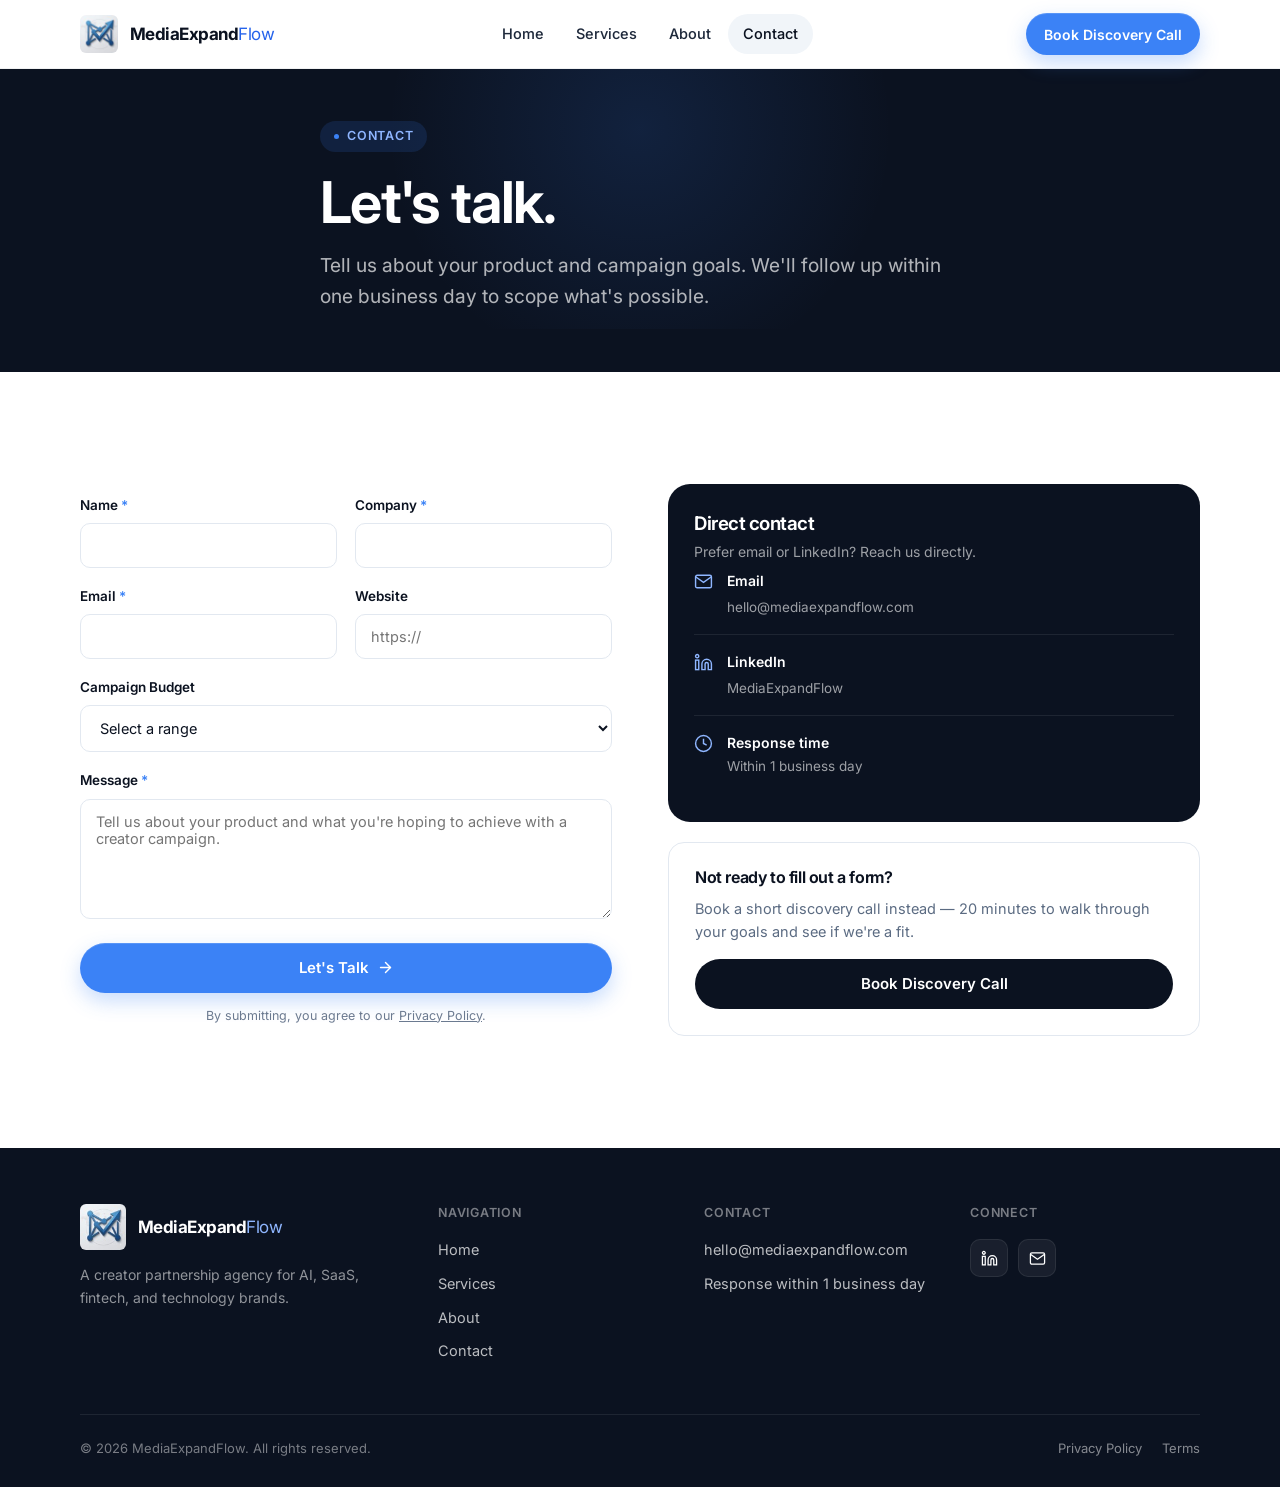
<file: contact.html>
<!doctype html>
<html lang="en">
<head>
<meta charset="UTF-8">
<meta name="viewport" content="width=device-width, initial-scale=1, viewport-fit=cover">
<meta name="theme-color" content="#0B1220">
<link rel="icon" type="image/png" href="favicon.png">
<link rel="apple-touch-icon" href="logo-icon.jpg">
<title>Contact — MediaExpandFlow</title>
<meta name="description" content="Tell us about your product and campaign goals. MediaExpandFlow will follow up to scope a creator partnership campaign that fits your budget.">
<link rel="canonical" href="https://www.mediaexpandflow.com/contact.html">

<meta property="og:type" content="website">
<meta property="og:site_name" content="MediaExpandFlow">
<meta property="og:title" content="Contact — MediaExpandFlow">
<meta property="og:description" content="Start a conversation about your next creator partnership campaign.">
<meta property="og:url" content="https://www.mediaexpandflow.com/contact.html">
<meta name="twitter:card" content="summary_large_image">

<link rel="preconnect" href="https://fonts.googleapis.com">
<link rel="preconnect" href="https://fonts.gstatic.com" crossorigin>
<link href="https://fonts.googleapis.com/css2?family=Inter:wght@400;500;600;650;700;800&display=swap" rel="stylesheet">
<link rel="stylesheet" href="style.css">
</head>
<body>

<header class="navbar">
  <div class="container navbar-inner">
    <a href="index.html" class="logo">
      <img src="logo-icon.jpg" alt="MediaExpandFlow icon" class="logo-icon">
      <span class="logo-wordmark">MediaExpand<span class="logo-flow">Flow</span></span>
    </a>
    <nav class="nav-links" aria-label="Primary">
      <a href="index.html">Home</a>
      <a href="services.html">Services</a>
      <a href="about.html">About</a>
      <a href="contact.html" class="active">Contact</a>
    </nav>
    <div class="nav-actions">
      <a href="contact.html" class="btn btn-primary nav-cta-desktop">Book Discovery Call</a>
      <button class="menu-btn" aria-label="Open menu" aria-expanded="false">
        <svg viewBox="0 0 24 24" fill="none" stroke="currentColor" stroke-width="2" stroke-linecap="round"><line x1="3" y1="6" x2="21" y2="6"/><line x1="3" y1="12" x2="21" y2="12"/><line x1="3" y1="18" x2="21" y2="18"/></svg>
      </button>
    </div>
  </div>
  <div class="mobile-menu">
    <a href="index.html">Home</a>
    <a href="services.html">Services</a>
    <a href="about.html">About</a>
    <a href="contact.html" class="active">Contact</a>
    <div class="mm-cta">
      <a href="contact.html" class="btn btn-primary btn-block">Book Discovery Call</a>
      <a href="contact.html" class="btn btn-ghost btn-block">Contact Us</a>
    </div>
  </div>
</header>

<main id="main">

  <section class="page-hero">
    <div class="container page-hero-inner">
      <span class="eyebrow on-dark"><span class="dot"></span>Contact</span>
      <h1 class="h1">Let's talk.</h1>
      <p class="lede">Tell us about your product and campaign goals. We'll follow up within one business day to scope what's possible.</p>
    </div>
  </section>

  <section class="section">
    <div class="container">
      <div class="split">

        <div class="fade-up" style="order:2;">
          <div class="contact-info-card" style="margin-bottom:20px;">
            <h3 style="color:#fff;margin-bottom:6px;">Direct contact</h3>
            <p style="color:rgba(255,255,255,0.6);font-size:14px;margin-bottom:8px;">Prefer email or LinkedIn? Reach us directly.</p>
            <div class="contact-info-row">
              <svg viewBox="0 0 24 24" fill="none" stroke="currentColor" stroke-width="1.8"><path d="M22 6 12 13 2 6"/><rect x="2" y="4" width="20" height="16" rx="2"/></svg>
              <div>
                <h5>Email</h5>
                <a href="mailto:hello@mediaexpandflow.com">hello@mediaexpandflow.com</a>
              </div>
            </div>
            <div class="contact-info-row">
              <svg viewBox="0 0 24 24" fill="none" stroke="currentColor" stroke-width="1.8"><path d="M16 8a6 6 0 0 1 6 6v7h-4v-7a2 2 0 0 0-2-2 2 2 0 0 0-2 2v7h-4v-7a6 6 0 0 1 6-6z"/><rect x="2" y="9" width="4" height="12"/><circle cx="4" cy="4" r="2"/></svg>
              <div>
                <h5>LinkedIn</h5>
                <a href="#">MediaExpandFlow</a>
              </div>
            </div>
            <div class="contact-info-row">
              <svg viewBox="0 0 24 24" fill="none" stroke="currentColor" stroke-width="1.8"><circle cx="12" cy="12" r="10"/><polyline points="12 6 12 12 16 14"/></svg>
              <div>
                <h5>Response time</h5>
                <p>Within 1 business day</p>
              </div>
            </div>
          </div>

          <div class="card">
            <h4 style="margin-bottom:10px;">Not ready to fill out a form?</h4>
            <p style="margin-bottom:16px;">Book a short discovery call instead — 20 minutes to walk through your goals and see if we're a fit.</p>
            <a href="mailto:hello@mediaexpandflow.com?subject=Discovery%20Call%20Request" class="btn btn-dark btn-block">Book Discovery Call</a>
          </div>
        </div>

        <div class="fade-up" style="order:1;">
          <form id="contact-form" novalidate>
            <div class="form-two">
              <div class="form-field">
                <label for="name">Name <span class="req">*</span></label>
                <input type="text" id="name" name="name" required autocomplete="name">
              </div>
              <div class="form-field">
                <label for="company">Company <span class="req">*</span></label>
                <input type="text" id="company" name="company" required autocomplete="organization">
              </div>
            </div>
            <div class="form-two">
              <div class="form-field">
                <label for="email">Email <span class="req">*</span></label>
                <input type="email" id="email" name="email" required autocomplete="email">
              </div>
              <div class="form-field">
                <label for="website">Website</label>
                <input type="url" id="website" name="website" placeholder="https://" autocomplete="url">
              </div>
            </div>
            <div class="form-field">
              <label for="budget">Campaign Budget</label>
              <select id="budget" name="budget">
                <option value="">Select a range</option>
                <option>Under $5,000</option>
                <option>$5,000 – $15,000</option>
                <option>$15,000 – $50,000</option>
                <option>$50,000+</option>
                <option>Not sure yet</option>
              </select>
            </div>
            <div class="form-field">
              <label for="message">Message <span class="req">*</span></label>
              <textarea id="message" name="message" required placeholder="Tell us about your product and what you're hoping to achieve with a creator campaign."></textarea>
            </div>
            <button type="submit" class="btn btn-primary btn-block">
              Let's Talk
              <svg viewBox="0 0 24 24" fill="none" stroke="currentColor" stroke-width="2" stroke-linecap="round" stroke-linejoin="round"><line x1="5" y1="12" x2="19" y2="12"/><polyline points="12 5 19 12 12 19"/></svg>
            </button>
            <p style="font-size:12.5px;color:var(--gray-500);margin-top:14px;text-align:center;">By submitting, you agree to our <a href="privacy.html" style="text-decoration:underline;">Privacy Policy</a>.</p>
          </form>

          <div id="form-success" class="card" style="display:none;text-align:center;padding:40px 24px;">
            <div class="card-icon" style="margin:0 auto 16px;">
              <svg viewBox="0 0 24 24" fill="none" stroke="currentColor" stroke-width="2" stroke-linecap="round" stroke-linejoin="round"><path d="M20 6L9 17l-5-5"/></svg>
            </div>
            <h3 style="margin-bottom:8px;">Message sent</h3>
            <p>Thanks for reaching out — we'll get back to you within one business day.</p>
          </div>
        </div>

      </div>
    </div>
  </section>

</main>

<footer class="footer">
  <div class="container">
    <div class="footer-top">
      <div class="footer-brand">
        <a href="index.html" class="logo">
          <img src="logo-icon.jpg" alt="MediaExpandFlow icon" class="logo-icon logo-icon-footer">
          <span class="logo-wordmark">MediaExpand<span class="logo-flow">Flow</span></span>
        </a>
        <p>A creator partnership agency for AI, SaaS, fintech, and technology brands.</p>
      </div>
      <div class="footer-col">
        <h5>Navigation</h5>
        <a href="index.html">Home</a>
        <a href="services.html">Services</a>
        <a href="about.html">About</a>
        <a href="contact.html">Contact</a>
      </div>
      <div class="footer-col">
        <h5>Contact</h5>
        <a href="mailto:hello@mediaexpandflow.com">hello@mediaexpandflow.com</a>
        <span>Response within 1 business day</span>
      </div>
      <div class="footer-col">
        <h5>Connect</h5>
        <div class="footer-social">
          <a href="#" aria-label="LinkedIn"><svg viewBox="0 0 24 24" fill="none" stroke="#fff" stroke-width="1.8"><path d="M16 8a6 6 0 0 1 6 6v7h-4v-7a2 2 0 0 0-2-2 2 2 0 0 0-2 2v7h-4v-7a6 6 0 0 1 6-6z"/><rect x="2" y="9" width="4" height="12"/><circle cx="4" cy="4" r="2"/></svg></a>
          <a href="mailto:hello@mediaexpandflow.com" aria-label="Email"><svg viewBox="0 0 24 24" fill="none" stroke="#fff" stroke-width="1.8"><path d="M22 6 12 13 2 6"/><rect x="2" y="4" width="20" height="16" rx="2"/></svg></a>
        </div>
      </div>
    </div>
    <div class="footer-bottom">
      <span>© 2026 MediaExpandFlow. All rights reserved.</span>
      <div class="footer-bottom-links">
        <a href="privacy.html">Privacy Policy</a>
        <a href="terms.html">Terms</a>
      </div>
    </div>
  </div>
</footer>

<script src="main.js"></script>
</body>
</html>
</file>
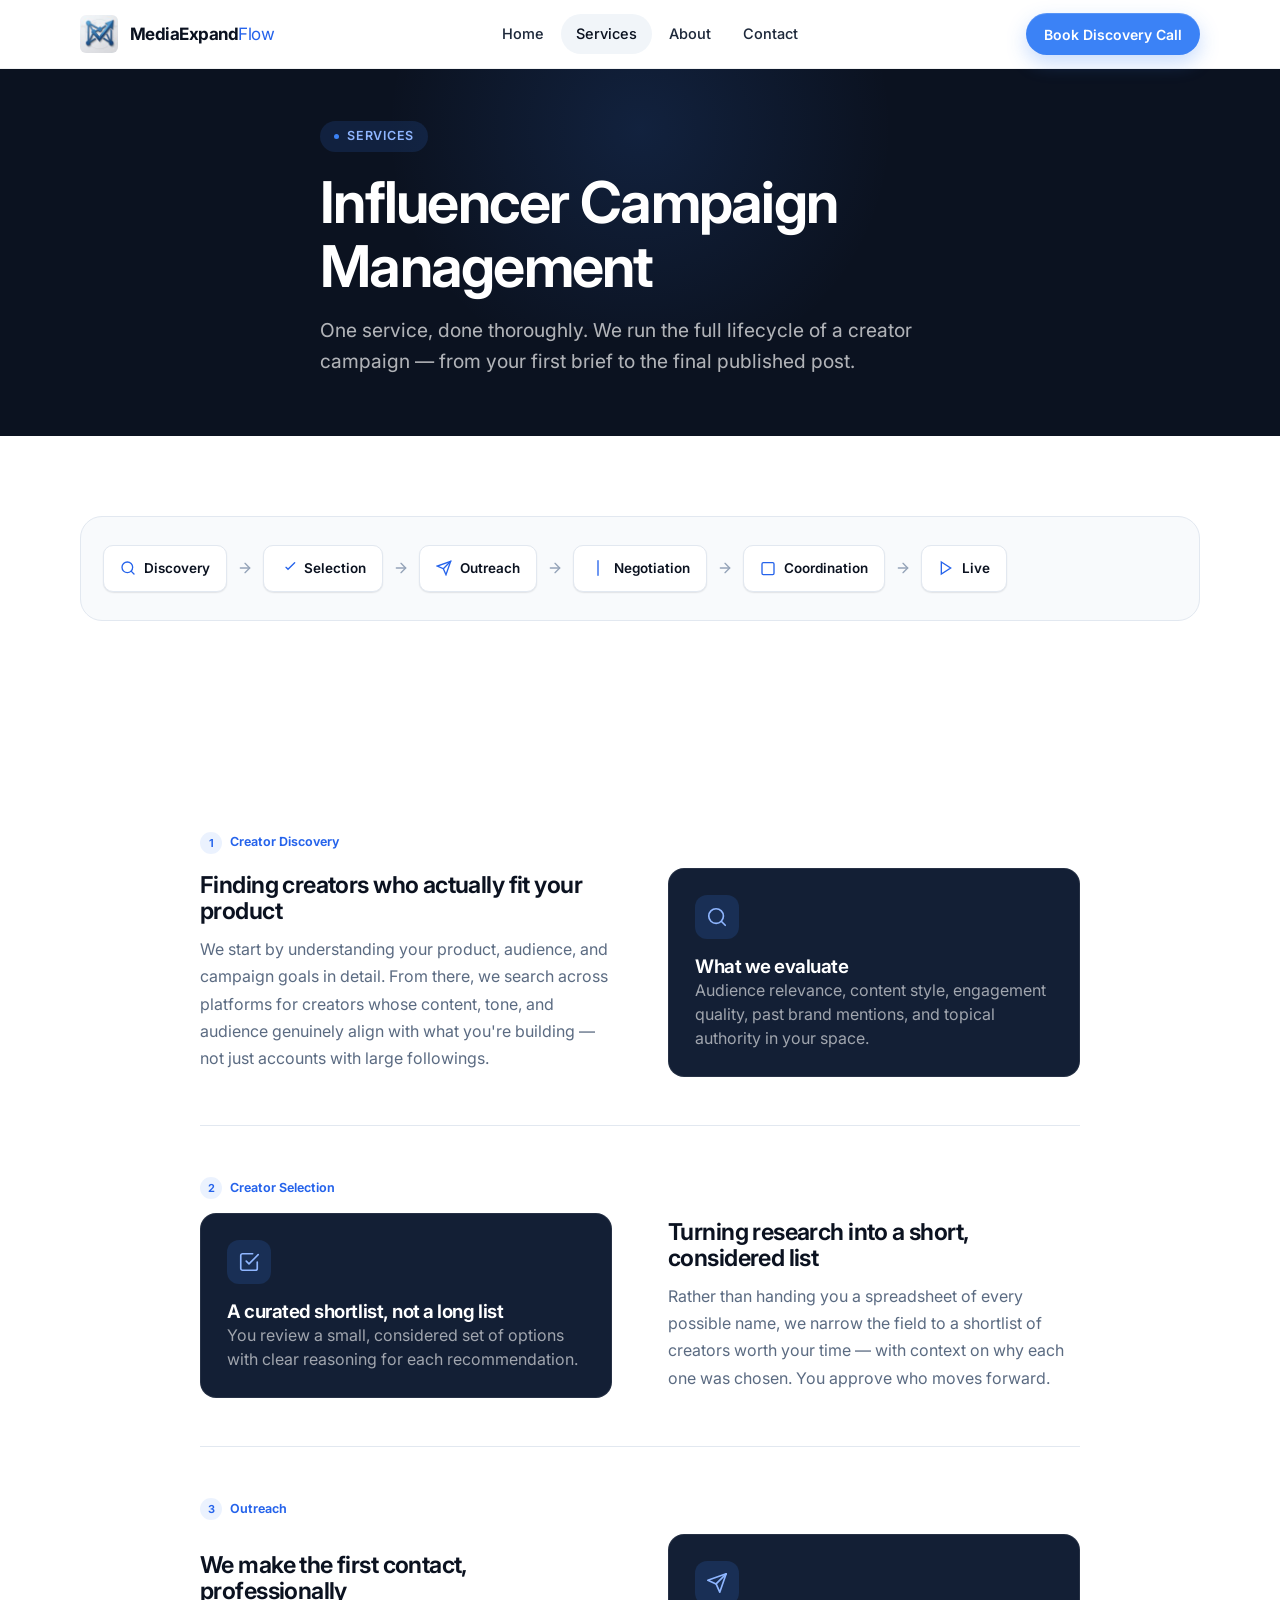
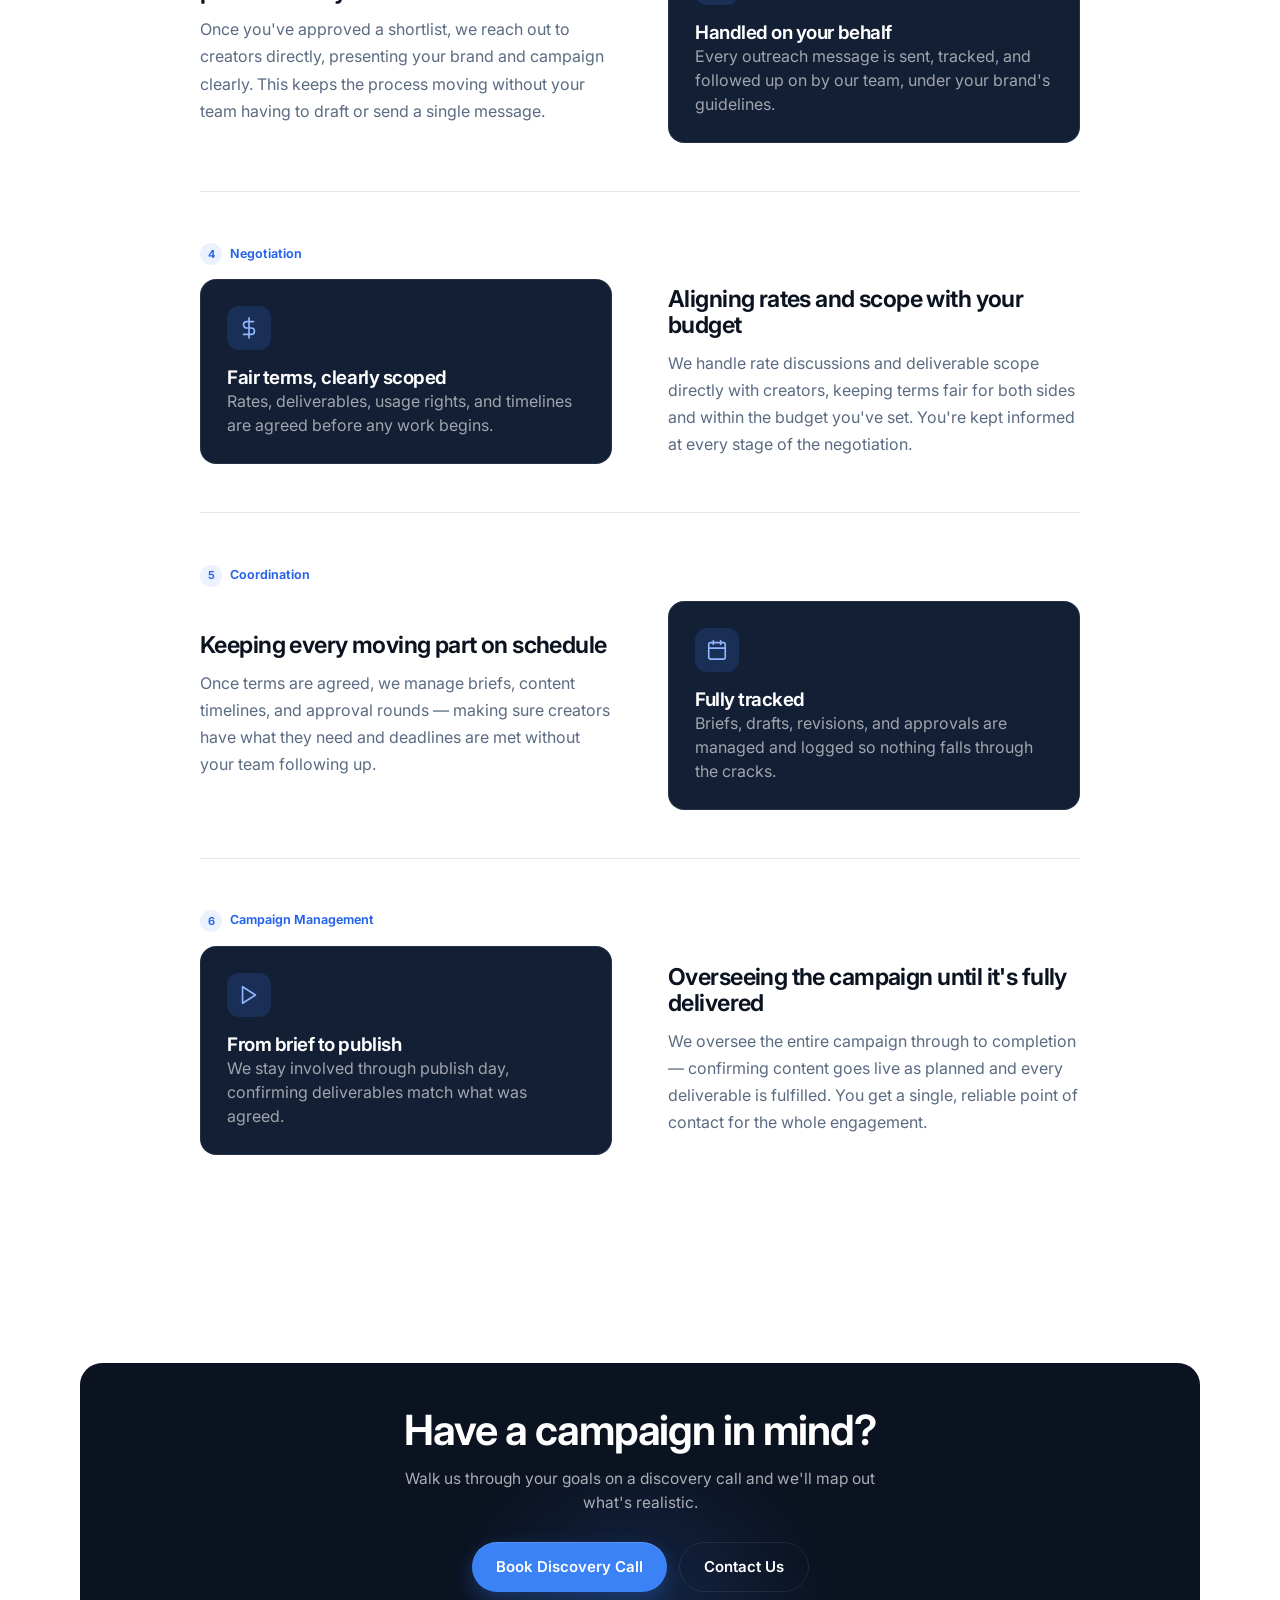
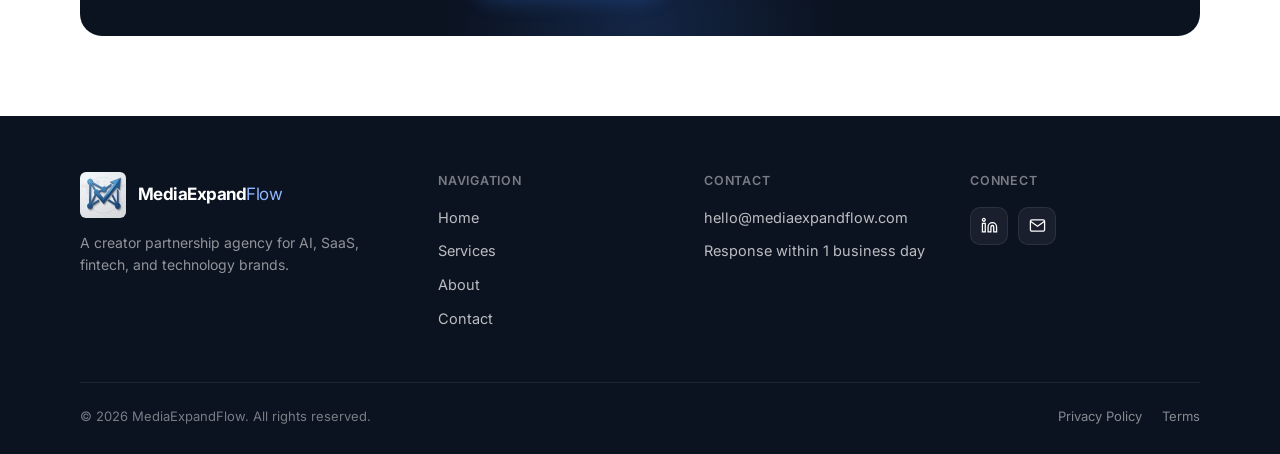
<file: services.html>
<!doctype html>
<html lang="en">
<head>
<meta charset="UTF-8">
<meta name="viewport" content="width=device-width, initial-scale=1, viewport-fit=cover">
<meta name="theme-color" content="#0B1220">
<link rel="icon" type="image/png" href="favicon.png">
<link rel="apple-touch-icon" href="logo-icon.jpg">
<title>Services — Influencer Campaign Management | MediaExpandFlow</title>
<meta name="description" content="MediaExpandFlow manages influencer campaigns end-to-end: creator discovery, selection, outreach, negotiation, coordination, and delivery — all under one point of contact.">
<link rel="canonical" href="https://www.mediaexpandflow.com/services.html">

<meta property="og:type" content="website">
<meta property="og:site_name" content="MediaExpandFlow">
<meta property="og:title" content="Services — Influencer Campaign Management | MediaExpandFlow">
<meta property="og:description" content="One service, done thoroughly: full-cycle influencer campaign management for technology brands.">
<meta property="og:url" content="https://www.mediaexpandflow.com/services.html">
<meta name="twitter:card" content="summary_large_image">

<link rel="preconnect" href="https://fonts.googleapis.com">
<link rel="preconnect" href="https://fonts.gstatic.com" crossorigin>
<link href="https://fonts.googleapis.com/css2?family=Inter:wght@400;500;600;650;700;800&display=swap" rel="stylesheet">
<link rel="stylesheet" href="style.css">

<script type="application/ld+json">
{
  "@context": "https://schema.org",
  "@type": "Service",
  "name": "Influencer Campaign Management",
  "provider": { "@type": "Organization", "name": "MediaExpandFlow" },
  "areaServed": "Global",
  "serviceType": "Influencer marketing / creator partnerships",
  "description": "End-to-end creator campaign management including discovery, selection, outreach, negotiation, coordination, and delivery for AI, SaaS, fintech and developer-tool brands."
}
</script>
</head>
<body>

<header class="navbar">
  <div class="container navbar-inner">
    <a href="index.html" class="logo">
      <img src="logo-icon.jpg" alt="MediaExpandFlow icon" class="logo-icon">
      <span class="logo-wordmark">MediaExpand<span class="logo-flow">Flow</span></span>
    </a>
    <nav class="nav-links" aria-label="Primary">
      <a href="index.html">Home</a>
      <a href="services.html" class="active">Services</a>
      <a href="about.html">About</a>
      <a href="contact.html">Contact</a>
    </nav>
    <div class="nav-actions">
      <a href="contact.html" class="btn btn-primary nav-cta-desktop">Book Discovery Call</a>
      <button class="menu-btn" aria-label="Open menu" aria-expanded="false">
        <svg viewBox="0 0 24 24" fill="none" stroke="currentColor" stroke-width="2" stroke-linecap="round"><line x1="3" y1="6" x2="21" y2="6"/><line x1="3" y1="12" x2="21" y2="12"/><line x1="3" y1="18" x2="21" y2="18"/></svg>
      </button>
    </div>
  </div>
  <div class="mobile-menu">
    <a href="index.html">Home</a>
    <a href="services.html" class="active">Services</a>
    <a href="about.html">About</a>
    <a href="contact.html">Contact</a>
    <div class="mm-cta">
      <a href="contact.html" class="btn btn-primary btn-block">Book Discovery Call</a>
      <a href="contact.html" class="btn btn-ghost btn-block">Contact Us</a>
    </div>
  </div>
</header>

<main id="main">

  <section class="page-hero">
    <div class="container page-hero-inner">
      <span class="eyebrow on-dark"><span class="dot"></span>Services</span>
      <h1 class="h1">Influencer Campaign Management</h1>
      <p class="lede">One service, done thoroughly. We run the full lifecycle of a creator campaign — from your first brief to the final published post.</p>
    </div>
  </section>

  <!-- PROCESS OVERVIEW ILLUSTRATION -->
  <section class="section-tight">
    <div class="container">
      <div class="numbered-illustration fade-up">
        <div class="flow-row">
          <div class="flow-node"><svg viewBox="0 0 24 24" fill="none" stroke="currentColor" stroke-width="2" stroke-linecap="round"><circle cx="11" cy="11" r="8"/><line x1="21" y1="21" x2="16.65" y2="16.65"/></svg>Discovery</div>
          <span class="flow-arrow"><svg viewBox="0 0 24 24" fill="none" stroke="currentColor" stroke-width="2" stroke-linecap="round" stroke-linejoin="round"><line x1="5" y1="12" x2="19" y2="12"/><polyline points="12 5 19 12 12 19"/></svg></span>
          <div class="flow-node"><svg viewBox="0 0 24 24" fill="none" stroke="currentColor" stroke-width="2" stroke-linecap="round"><path d="M9 11l3 3L22 4"/></svg>Selection</div>
          <span class="flow-arrow"><svg viewBox="0 0 24 24" fill="none" stroke="currentColor" stroke-width="2" stroke-linecap="round" stroke-linejoin="round"><line x1="5" y1="12" x2="19" y2="12"/><polyline points="12 5 19 12 12 19"/></svg></span>
          <div class="flow-node"><svg viewBox="0 0 24 24" fill="none" stroke="currentColor" stroke-width="2" stroke-linecap="round"><path d="M22 2 11 13"/><path d="M22 2 15 22l-4-9-9-4 20-7z"/></svg>Outreach</div>
          <span class="flow-arrow"><svg viewBox="0 0 24 24" fill="none" stroke="currentColor" stroke-width="2" stroke-linecap="round" stroke-linejoin="round"><line x1="5" y1="12" x2="19" y2="12"/><polyline points="12 5 19 12 12 19"/></svg></span>
          <div class="flow-node"><svg viewBox="0 0 24 24" fill="none" stroke="currentColor" stroke-width="2" stroke-linecap="round"><line x1="12" y1="1" x2="12" y2="23"/></svg>Negotiation</div>
          <span class="flow-arrow"><svg viewBox="0 0 24 24" fill="none" stroke="currentColor" stroke-width="2" stroke-linecap="round" stroke-linejoin="round"><line x1="5" y1="12" x2="19" y2="12"/><polyline points="12 5 19 12 12 19"/></svg></span>
          <div class="flow-node"><svg viewBox="0 0 24 24" fill="none" stroke="currentColor" stroke-width="2" stroke-linecap="round"><rect x="3" y="4" width="18" height="18" rx="2"/></svg>Coordination</div>
          <span class="flow-arrow"><svg viewBox="0 0 24 24" fill="none" stroke="currentColor" stroke-width="2" stroke-linecap="round" stroke-linejoin="round"><line x1="5" y1="12" x2="19" y2="12"/><polyline points="12 5 19 12 12 19"/></svg></span>
          <div class="flow-node"><svg viewBox="0 0 24 24" fill="none" stroke="currentColor" stroke-width="2" stroke-linecap="round"><polygon points="5 3 19 12 5 21 5 3"/></svg>Live</div>
        </div>
      </div>
    </div>
  </section>

  <!-- SERVICE BLOCKS -->
  <section class="section-tight">
    <div class="container" style="max-width:920px;">

      <div class="service-block fade-up">
        <span class="service-tag"><span class="tag-num">1</span>Creator Discovery</span>
        <div class="split">
          <div>
            <h3 class="h3">Finding creators who actually fit your product</h3>
            <p style="color:var(--gray-600);margin-top:12px;line-height:1.7;">We start by understanding your product, audience, and campaign goals in detail. From there, we search across platforms for creators whose content, tone, and audience genuinely align with what you're building — not just accounts with large followings.</p>
          </div>
          <div class="card-dark">
            <div class="card-icon"><svg viewBox="0 0 24 24" fill="none" stroke="currentColor" stroke-width="1.8" stroke-linecap="round" stroke-linejoin="round"><circle cx="11" cy="11" r="8"/><line x1="21" y1="21" x2="16.65" y2="16.65"/></svg></div>
            <h3 style="color:#fff;">What we evaluate</h3>
            <p>Audience relevance, content style, engagement quality, past brand mentions, and topical authority in your space.</p>
          </div>
        </div>
      </div>

      <div class="service-block fade-up">
        <span class="service-tag"><span class="tag-num">2</span>Creator Selection</span>
        <div class="split rev">
          <div class="card-dark">
            <div class="card-icon"><svg viewBox="0 0 24 24" fill="none" stroke="currentColor" stroke-width="1.8" stroke-linecap="round" stroke-linejoin="round"><path d="M9 11l3 3L22 4"/><path d="M21 12v7a2 2 0 0 1-2 2H5a2 2 0 0 1-2-2V5a2 2 0 0 1 2-2h11"/></svg></div>
            <h3 style="color:#fff;">A curated shortlist, not a long list</h3>
            <p>You review a small, considered set of options with clear reasoning for each recommendation.</p>
          </div>
          <div>
            <h3 class="h3">Turning research into a short, considered list</h3>
            <p style="color:var(--gray-600);margin-top:12px;line-height:1.7;">Rather than handing you a spreadsheet of every possible name, we narrow the field to a shortlist of creators worth your time — with context on why each one was chosen. You approve who moves forward.</p>
          </div>
        </div>
      </div>

      <div class="service-block fade-up">
        <span class="service-tag"><span class="tag-num">3</span>Outreach</span>
        <div class="split">
          <div>
            <h3 class="h3">We make the first contact, professionally</h3>
            <p style="color:var(--gray-600);margin-top:12px;line-height:1.7;">Once you've approved a shortlist, we reach out to creators directly, presenting your brand and campaign clearly. This keeps the process moving without your team having to draft or send a single message.</p>
          </div>
          <div class="card-dark">
            <div class="card-icon"><svg viewBox="0 0 24 24" fill="none" stroke="currentColor" stroke-width="1.8" stroke-linecap="round" stroke-linejoin="round"><path d="M22 2 11 13"/><path d="M22 2 15 22l-4-9-9-4 20-7z"/></svg></div>
            <h3 style="color:#fff;">Handled on your behalf</h3>
            <p>Every outreach message is sent, tracked, and followed up on by our team, under your brand's guidelines.</p>
          </div>
        </div>
      </div>

      <div class="service-block fade-up">
        <span class="service-tag"><span class="tag-num">4</span>Negotiation</span>
        <div class="split rev">
          <div class="card-dark">
            <div class="card-icon"><svg viewBox="0 0 24 24" fill="none" stroke="currentColor" stroke-width="1.8" stroke-linecap="round" stroke-linejoin="round"><line x1="12" y1="1" x2="12" y2="23"/><path d="M17 5H9.5a3.5 3.5 0 0 0 0 7h5a3.5 3.5 0 0 1 0 7H6"/></svg></div>
            <h3 style="color:#fff;">Fair terms, clearly scoped</h3>
            <p>Rates, deliverables, usage rights, and timelines are agreed before any work begins.</p>
          </div>
          <div>
            <h3 class="h3">Aligning rates and scope with your budget</h3>
            <p style="color:var(--gray-600);margin-top:12px;line-height:1.7;">We handle rate discussions and deliverable scope directly with creators, keeping terms fair for both sides and within the budget you've set. You're kept informed at every stage of the negotiation.</p>
          </div>
        </div>
      </div>

      <div class="service-block fade-up">
        <span class="service-tag"><span class="tag-num">5</span>Coordination</span>
        <div class="split">
          <div>
            <h3 class="h3">Keeping every moving part on schedule</h3>
            <p style="color:var(--gray-600);margin-top:12px;line-height:1.7;">Once terms are agreed, we manage briefs, content timelines, and approval rounds — making sure creators have what they need and deadlines are met without your team following up.</p>
          </div>
          <div class="card-dark">
            <div class="card-icon"><svg viewBox="0 0 24 24" fill="none" stroke="currentColor" stroke-width="1.8" stroke-linecap="round" stroke-linejoin="round"><rect x="3" y="4" width="18" height="18" rx="2"/><line x1="16" y1="2" x2="16" y2="6"/><line x1="8" y1="2" x2="8" y2="6"/><line x1="3" y1="10" x2="21" y2="10"/></svg></div>
            <h3 style="color:#fff;">Fully tracked</h3>
            <p>Briefs, drafts, revisions, and approvals are managed and logged so nothing falls through the cracks.</p>
          </div>
        </div>
      </div>

      <div class="service-block fade-up">
        <span class="service-tag"><span class="tag-num">6</span>Campaign Management</span>
        <div class="split rev">
          <div class="card-dark">
            <div class="card-icon"><svg viewBox="0 0 24 24" fill="none" stroke="currentColor" stroke-width="1.8" stroke-linecap="round" stroke-linejoin="round"><polygon points="5 3 19 12 5 21 5 3"/></svg></div>
            <h3 style="color:#fff;">From brief to publish</h3>
            <p>We stay involved through publish day, confirming deliverables match what was agreed.</p>
          </div>
          <div>
            <h3 class="h3">Overseeing the campaign until it's fully delivered</h3>
            <p style="color:var(--gray-600);margin-top:12px;line-height:1.7;">We oversee the entire campaign through to completion — confirming content goes live as planned and every deliverable is fulfilled. You get a single, reliable point of contact for the whole engagement.</p>
          </div>
        </div>
      </div>

    </div>
  </section>

  <section class="section-tight">
    <div class="container">
      <div class="cta-band fade-up">
        <div class="cta-band-inner">
          <h2 class="h2">Have a campaign in mind?</h2>
          <p>Walk us through your goals on a discovery call and we'll map out what's realistic.</p>
          <div class="cta-band-btns">
            <a href="contact.html" class="btn btn-primary">Book Discovery Call</a>
            <a href="contact.html" class="btn btn-ghost on-dark">Contact Us</a>
          </div>
        </div>
      </div>
    </div>
  </section>

</main>

<footer class="footer">
  <div class="container">
    <div class="footer-top">
      <div class="footer-brand">
        <a href="index.html" class="logo">
          <img src="logo-icon.jpg" alt="MediaExpandFlow icon" class="logo-icon logo-icon-footer">
          <span class="logo-wordmark">MediaExpand<span class="logo-flow">Flow</span></span>
        </a>
        <p>A creator partnership agency for AI, SaaS, fintech, and technology brands.</p>
      </div>
      <div class="footer-col">
        <h5>Navigation</h5>
        <a href="index.html">Home</a>
        <a href="services.html">Services</a>
        <a href="about.html">About</a>
        <a href="contact.html">Contact</a>
      </div>
      <div class="footer-col">
        <h5>Contact</h5>
        <a href="mailto:hello@mediaexpandflow.com">hello@mediaexpandflow.com</a>
        <span>Response within 1 business day</span>
      </div>
      <div class="footer-col">
        <h5>Connect</h5>
        <div class="footer-social">
          <a href="#" aria-label="LinkedIn"><svg viewBox="0 0 24 24" fill="none" stroke="#fff" stroke-width="1.8"><path d="M16 8a6 6 0 0 1 6 6v7h-4v-7a2 2 0 0 0-2-2 2 2 0 0 0-2 2v7h-4v-7a6 6 0 0 1 6-6z"/><rect x="2" y="9" width="4" height="12"/><circle cx="4" cy="4" r="2"/></svg></a>
          <a href="mailto:hello@mediaexpandflow.com" aria-label="Email"><svg viewBox="0 0 24 24" fill="none" stroke="#fff" stroke-width="1.8"><path d="M22 6 12 13 2 6"/><rect x="2" y="4" width="20" height="16" rx="2"/></svg></a>
        </div>
      </div>
    </div>
    <div class="footer-bottom">
      <span>© 2026 MediaExpandFlow. All rights reserved.</span>
      <div class="footer-bottom-links">
        <a href="privacy.html">Privacy Policy</a>
        <a href="terms.html">Terms</a>
      </div>
    </div>
  </div>
</footer>

<div class="sticky-cta">
  <a href="contact.html" class="btn btn-ghost">Contact Us</a>
  <a href="contact.html" class="btn btn-primary">Book Discovery Call</a>
</div>

<script src="main.js"></script>
</body>
</html>
</file>
<file: style.css>
/* ===================================================================
   MediaExpandFlow — Design tokens
   =================================================================== */
:root{
  --navy:        #0B1220;
  --navy-soft:   #111B2E;
  --navy-card:   #131F35;
  --navy-line:   rgba(255,255,255,0.08);
  --blue:        #3B82F6;
  --blue-dark:   #2563EB;
  --blue-glow:   rgba(59,130,246,0.35);
  --white:       #FFFFFF;
  --ink:         #0B1220;
  --gray-50:     #F8FAFC;
  --gray-100:    #F1F5F9;
  --gray-200:    #E2E8F0;
  --gray-400:    #94A3B8;
  --gray-500:    #6B7A90;
  --gray-600:    #5B6B82;
  --gray-800:    #1E293B;

  --font-sans: 'Inter', -apple-system, BlinkMacSystemFont, 'Segoe UI', sans-serif;

  --radius-sm: 10px;
  --radius-md: 16px;
  --radius-lg: 22px;
  --radius-full: 999px;

  --shadow-sm: 0 1px 2px rgba(11,18,32,0.06), 0 1px 1px rgba(11,18,32,0.04);
  --shadow-md: 0 8px 24px rgba(11,18,32,0.08);
  --shadow-lg: 0 24px 64px rgba(11,18,32,0.14);
  --shadow-navy: 0 24px 64px rgba(0,0,0,0.35);

  --container: 1160px;
  --ease: cubic-bezier(0.16, 1, 0.3, 1);
}

*{ box-sizing: border-box; margin:0; padding:0; }
html{ scroll-behavior:smooth; -webkit-text-size-adjust:100%; }
body{
  font-family: var(--font-sans);
  background: var(--white);
  color: var(--ink);
  line-height: 1.5;
  -webkit-font-smoothing: antialiased;
  overflow-x: hidden;
}
img{ max-width:100%; display:block; }
a{ color:inherit; text-decoration:none; }
button{ font-family:inherit; cursor:pointer; border:none; background:none; }
ul{ list-style:none; }
svg{ display:block; }

::selection{ background: var(--blue-glow); color: var(--navy); }

:focus-visible{
  outline: 2px solid var(--blue);
  outline-offset: 3px;
  border-radius: 4px;
}

@media (prefers-reduced-motion: reduce){
  *{ animation-duration: 0.01ms !important; animation-iteration-count:1 !important; transition-duration:0.01ms !important; scroll-behavior:auto !important; }
}

/* ---------- Layout helpers ---------- */
.container{
  width:100%;
  max-width: var(--container);
  margin: 0 auto;
  padding: 0 20px;
}
.section{ padding: 72px 0; }
.section-tight{ padding: 56px 0; }
@media (min-width:768px){
  .section{ padding: 112px 0; }
  .section-tight{ padding: 80px 0; }
}

.eyebrow{
  display:inline-flex;
  align-items:center;
  gap:8px;
  font-size:12.5px;
  font-weight:600;
  letter-spacing:0.06em;
  text-transform:uppercase;
  color: var(--blue-dark);
  background: rgba(59,130,246,0.09);
  padding:6px 14px;
  border-radius: var(--radius-full);
  margin-bottom:18px;
}
.eyebrow.on-dark{
  color:#8FB6FF;
  background: rgba(59,130,246,0.14);
}
.eyebrow .dot{ width:5px; height:5px; border-radius:50%; background: var(--blue); }

h1,h2,h3,h4{
  font-weight: 650;
  letter-spacing: -0.025em;
  line-height: 1.12;
  color: var(--ink);
}
.h1{ font-size: clamp(2.1rem, 6.5vw, 3.6rem); letter-spacing:-0.03em; }
.h2{ font-size: clamp(1.7rem, 4.6vw, 2.6rem); }
.h3{ font-size: clamp(1.2rem, 2.8vw, 1.45rem); }
.lede{
  font-size: clamp(1.02rem, 2.4vw, 1.2rem);
  color: var(--gray-600);
  line-height:1.6;
  font-weight: 430;
}
.kicker-num{
  font-variant-numeric: tabular-nums;
  font-weight:600;
  color: var(--blue);
}

.section-head{ max-width: 640px; margin-bottom: 44px; }
.section-head.center{ margin-left:auto; margin-right:auto; text-align:center; }

/* ---------- Buttons ---------- */
.btn{
  display:inline-flex;
  align-items:center;
  justify-content:center;
  gap:8px;
  height:50px;
  padding:0 24px;
  border-radius: var(--radius-full);
  font-size:15px;
  font-weight:600;
  white-space:nowrap;
  transition: transform .18s var(--ease), box-shadow .18s var(--ease), background .18s var(--ease), color .18s var(--ease), border-color .18s var(--ease);
}
.btn-primary{
  background: var(--blue);
  color:#fff;
  box-shadow: 0 1px 0 rgba(255,255,255,0.15) inset, 0 8px 20px rgba(59,130,246,0.28);
}
.btn-primary:hover{ background: var(--blue-dark); transform: translateY(-1px); box-shadow:0 12px 28px rgba(59,130,246,0.36); }
.btn-dark{
  background: var(--navy);
  color:#fff;
}
.btn-dark:hover{ background:#182741; transform: translateY(-1px); }
.btn-ghost{
  background: transparent;
  color: var(--ink);
  border:1px solid var(--gray-200);
}
.btn-ghost:hover{ border-color: var(--gray-400); background: var(--gray-50); }
.btn-ghost.on-dark{ color:#fff; border-color: var(--navy-line); }
.btn-ghost.on-dark:hover{ background: rgba(255,255,255,0.06); border-color: rgba(255,255,255,0.22); }
.btn-block{ width:100%; }
.btn svg{ width:17px; height:17px; }

/* ---------- Navbar ---------- */
.navbar{
  position: sticky;
  top:0;
  z-index: 100;
  background: rgba(255,255,255,0.82);
  backdrop-filter: blur(14px) saturate(160%);
  -webkit-backdrop-filter: blur(14px) saturate(160%);
  border-bottom: 1px solid rgba(11,18,32,0.06);
}
.navbar-inner{
  display:flex;
  align-items:center;
  justify-content:space-between;
  height:68px;
}
/* .logo base — layout handled below in icon+wordmark section */
.logo-mark{
  width:30px; height:30px;
  border-radius:8px;
  background: linear-gradient(155deg, var(--navy) 0%, #1c2c4a 100%);
  display:flex; align-items:center; justify-content:center;
  flex-shrink:0;
}
.logo-mark svg{ width:16px; height:16px; }

/* Icon + wordmark side-by-side layout */
.logo {
  display: flex;
  flex-direction: row;
  align-items: center;
  gap: 12px;
  text-decoration: none;
}
.logo-icon {
  height: 38px;
  width: 38px;
  object-fit: contain;
  flex-shrink: 0;
  display: block;
  border-radius: 6px;
}
.logo-icon-footer {
  height: 46px;
  width: 46px;
}
.logo-wordmark {
  font-family: 'Inter', sans-serif;
  font-weight: 700;
  font-size: 17px;
  letter-spacing: -0.03em;
  color: #0b1220;
  white-space: nowrap;
  line-height: 1;
}
.logo-flow {
  font-weight: 400;
  color: #2563eb;
}
/* Navbar: dark text on light background */
.navbar .logo-wordmark {
  color: #0b1220;
}
.navbar .logo-flow {
  color: #2563eb;
}
/* Footer: white text on dark background */
.footer .logo-wordmark {
  color: #ffffff;
}
.footer .logo-flow {
  color: #8FB6FF;
}

/* Legacy real logo image (kept for compatibility) */
.logo-img { height: 40px; width: auto; object-fit: contain; flex-shrink: 0; }
.logo-img-footer { height: 56px; width: auto; object-fit: contain; }

.nav-links{
  display:none;
  align-items:center;
  gap:2px;
}
.nav-links a{
  padding:9px 15px;
  border-radius: var(--radius-full);
  font-size:14.5px;
  font-weight:520;
  color: var(--gray-800);
  transition: background .16s var(--ease), color .16s var(--ease);
}
.nav-links a:hover{ background: var(--gray-100); color: var(--ink); }
.nav-links a.active{ color: var(--ink); background: var(--gray-100); }

.nav-actions{ display:flex; align-items:center; gap:10px; }
.nav-actions .btn{ height:42px; padding:0 18px; font-size:14px; }
.nav-cta-desktop{ display:none; }

.menu-btn{
  display:flex;
  align-items:center;
  justify-content:center;
  width:42px; height:42px;
  border-radius: var(--radius-sm);
  border:1px solid var(--gray-200);
}
.menu-btn svg{ width:19px; height:19px; }

.mobile-menu {
  position: fixed;
  inset: 68px 0 0 0;
  background: rgba(255, 255, 255, 0.98);
  backdrop-filter: blur(20px);
  -webkit-backdrop-filter: blur(20px);
  z-index: 99;
  padding: 16px 24px 32px;
  display: none;
  flex-direction: column;
  gap: 4px;
  overflow-y: auto;
  border-top: 1px solid rgba(11, 18, 32, 0.05);
}
.mobile-menu.open {
  display: flex;
}
.mobile-menu a {
  padding: 16px 8px;
  font-size: 18px;
  font-weight: 650;
  border-bottom: 1px solid var(--gray-100);
  color: var(--ink);
  transition: color 0.2s var(--ease), padding-left 0.2s var(--ease);
  display: flex;
  align-items: center;
  justify-content: space-between;
}
.mobile-menu a:active {
  padding-left: 12px;
  color: var(--blue-dark);
}
.mobile-menu a.active {
  color: var(--blue-dark);
  border-bottom-color: rgba(37, 99, 235, 0.2);
}
.mobile-menu .mm-cta {
  margin-top: 24px;
  display: flex;
  flex-direction: column;
  gap: 12px;
}

@media (min-width:960px){
  .nav-links{ display:flex; }
  .menu-btn{ display:none; }
  .nav-cta-desktop{ display:inline-flex; }
  .nav-cta-mobile-only{ display:none; }
}

/* ---------- Hero ---------- */
.hero{
  background: var(--navy);
  color:#fff;
  position:relative;
  overflow:hidden;
  padding: 56px 0 64px;
}
.hero::before{
  content:"";
  position:absolute;
  top:-160px; right:-120px;
  width:520px; height:520px;
  background: radial-gradient(circle, var(--blue-glow) 0%, rgba(59,130,246,0) 70%);
  opacity:0.55;
  pointer-events:none;
}
.hero::after{
  content:"";
  position:absolute;
  inset:0;
  background-image:
    linear-gradient(rgba(255,255,255,0.05) 1px, transparent 1px),
    linear-gradient(90deg, rgba(255,255,255,0.05) 1px, transparent 1px);
  background-size: 56px 56px;
  -webkit-mask-image: linear-gradient(180deg, rgba(0,0,0,0.6), transparent 70%);
  mask-image: linear-gradient(180deg, rgba(0,0,0,0.6), transparent 70%);
  pointer-events:none;
}
.hero-inner{ position:relative; z-index:1; max-width:760px; }
.hero .h1{ color:#fff; margin-bottom:20px; }
.hero .h1 em{ font-style:normal; color: #8FB6FF; }
.hero-sub{
  font-size: clamp(1rem, 2.6vw, 1.15rem);
  color: rgba(255,255,255,0.68);
  max-width: 560px;
  margin-bottom: 32px;
  line-height:1.65;
}
.hero-ctas{ display:flex; flex-direction:column; gap:12px; margin-bottom:40px; }
.hero-ctas .btn{ height:54px; font-size:15.5px; }
@media (min-width:560px){ .hero-ctas{ flex-direction:row; } }

.hero-strip{
  display:flex;
  flex-wrap:wrap;
  gap: 10px 28px;
  padding-top: 26px;
  border-top: 1px solid var(--navy-line);
}
.hero-strip span{
  font-size:13px;
  color: rgba(255,255,255,0.5);
  display:flex; align-items:center; gap:8px;
}
.hero-strip svg{ width:15px; height:15px; color:#8FB6FF; flex-shrink:0; }

/* Page header (non-home pages) */
.page-hero{
  background: var(--navy);
  color:#fff;
  padding: 52px 0 60px;
  position:relative;
  overflow:hidden;
}
.page-hero::before{
  content:"";
  position:absolute;
  top:-140px; left:50%; transform:translateX(-50%);
  width:600px; height:400px;
  background: radial-gradient(circle, var(--blue-glow) 0%, rgba(59,130,246,0) 70%);
  opacity:0.4;
}
.page-hero-inner{ position:relative; z-index:1; max-width: 680px; }
.page-hero .h1{ color:#fff; }
.page-hero .lede{ color: rgba(255,255,255,0.68); margin-top:16px; }

/* ---------- Cards ---------- */
.card{
  background:#fff;
  border:1px solid var(--gray-200);
  border-radius: var(--radius-md);
  padding: 26px;
  transition: transform .22s var(--ease), box-shadow .22s var(--ease), border-color .22s var(--ease);
}
.card:hover{ transform: translateY(-3px); box-shadow: var(--shadow-md); border-color: var(--gray-200); }
.card-icon{
  width:44px; height:44px;
  border-radius: 12px;
  background: rgba(59,130,246,0.08);
  color: var(--blue-dark);
  display:flex; align-items:center; justify-content:center;
  margin-bottom:18px;
}
.card-icon svg{ width:22px; height:22px; }
.card h3{ margin-bottom:8px; }
.card p{ color: var(--gray-600); font-size:14.5px; line-height:1.6; }

.card-dark{
  background: var(--navy-card);
  border:1px solid var(--navy-line);
  color:#fff;
  border-radius: var(--radius-md);
  padding:26px;
}
.card-dark .card-icon{ background: rgba(59,130,246,0.16); color:#8FB6FF; }
.card-dark p{ color: rgba(255,255,255,0.6); }

/* ---------- Grids ---------- */
.grid{ display:grid; gap:16px; }
.grid-2{ grid-template-columns: 1fr; }
.grid-3{ grid-template-columns: 1fr; }
.grid-4{ grid-template-columns: repeat(2,1fr); }
@media (min-width:640px){
  .grid-2{ grid-template-columns: repeat(2,1fr); }
  .grid-4{ grid-template-columns: repeat(2,1fr); }
}
@media (min-width:900px){
  .grid-3{ grid-template-columns: repeat(3,1fr); }
  .grid-4{ grid-template-columns: repeat(4,1fr); }
}

/* ---------- Who we help chips ---------- */
.niche-card{
  border:1px solid var(--gray-200);
  border-radius: var(--radius-md);
  padding: 22px 18px;
  text-align:left;
  background: var(--gray-50);
  transition: transform .2s var(--ease), border-color .2s var(--ease), background .2s var(--ease);
}
.niche-card:hover{ transform: translateY(-3px); border-color: var(--blue); background:#fff; box-shadow: var(--shadow-md); }
.niche-card svg{ width:24px; height:24px; color: var(--blue-dark); margin-bottom:14px; }
.niche-card h4{ font-size:15px; font-weight:640; margin-bottom:4px; letter-spacing:-0.01em; }
.niche-card p{ font-size:12.5px; color: var(--gray-500); }

/* ---------- Process / How it works ---------- */
.process{
  position:relative;
}
.process-step{
  display:grid;
  grid-template-columns: 44px 1fr;
  gap:18px;
  position:relative;
  padding-bottom:36px;
}
.process-step:last-child{ padding-bottom:0; }
.process-step::before{
  content:"";
  position:absolute;
  left:21px; top:44px; bottom:0;
  width:1px;
  background: var(--gray-200);
}
.process-step:last-child::before{ display:none; }
.process-num{
  width:44px; height:44px;
  border-radius:50%;
  background: var(--navy);
  color:#fff;
  display:flex; align-items:center; justify-content:center;
  font-weight:650;
  font-size:15px;
  flex-shrink:0;
  z-index:1;
}
.process-step.is-live .process-num{ background: var(--blue); }
.process-body h4{ font-size:17px; margin-bottom:6px; letter-spacing:-0.01em; }
.process-body p{ color: var(--gray-600); font-size:14.5px; line-height:1.6; max-width:480px; }

/* ---------- Why us ---------- */
.why-item{ display:flex; gap:16px; padding:22px 0; border-bottom:1px solid var(--gray-200); }
.why-item:first-child{ padding-top:0; }
.why-item:last-child{ border-bottom:none; }
.why-icon{
  width:38px; height:38px; border-radius:10px;
  background: rgba(59,130,246,0.08); color: var(--blue-dark);
  display:flex; align-items:center; justify-content:center; flex-shrink:0;
}
.why-icon svg{ width:19px; height:19px; }
.why-text h4{ font-size:15.5px; margin-bottom:4px; letter-spacing:-0.01em; }
.why-text p{ font-size:14px; color: var(--gray-600); line-height:1.55; }

/* ---------- FAQ ---------- */
.faq-item{
  border-bottom:1px solid var(--gray-200);
}
.faq-item:first-child{ border-top:1px solid var(--gray-200); }
.faq-q{
  width:100%;
  display:flex;
  align-items:center;
  justify-content:space-between;
  gap:16px;
  padding:20px 4px;
  text-align:left;
  font-size:15.5px;
  font-weight:580;
  color: var(--ink);
}
.faq-q svg{ width:19px; height:19px; color: var(--gray-500); flex-shrink:0; transition: transform .25s var(--ease); }
.faq-item.open .faq-q svg{ transform: rotate(45deg); color: var(--blue); }
.faq-a{
  max-height:0;
  overflow:hidden;
  transition: max-height .3s var(--ease);
}
.faq-a-inner{ padding:0 4px 20px; color: var(--gray-600); font-size:14.5px; line-height:1.65; max-width:640px; }

/* ---------- CTA band ---------- */
.cta-band{
  background: var(--navy);
  border-radius: var(--radius-lg);
  padding: 44px 26px;
  text-align:center;
  color:#fff;
  position:relative;
  overflow:hidden;
}
.cta-band::before{
  content:"";
  position:absolute;
  bottom:-140px; left:50%; transform:translateX(-50%);
  width:480px; height:300px;
  background: radial-gradient(circle, var(--blue-glow), transparent 70%);
  opacity:0.5;
}
.cta-band-inner{ position:relative; z-index:1; max-width:520px; margin:0 auto; }
.cta-band h2{ color:#fff; margin-bottom:14px; }
.cta-band p{ color: rgba(255,255,255,0.65); margin-bottom:28px; font-size:15.5px; }
.cta-band-btns{ display:flex; flex-direction:column; gap:12px; }
@media (min-width:520px){ .cta-band-btns{ flex-direction:row; justify-content:center; } }

/* ---------- Footer ---------- */
.footer{ background: var(--navy); color:#fff; padding: 56px 0 28px; }
.footer-top{ display:grid; gap:36px; padding-bottom:40px; border-bottom:1px solid var(--navy-line); }
.footer-brand p{ color: rgba(255,255,255,0.55); font-size:14px; margin-top:14px; max-width:280px; line-height:1.6; }
.footer-col h5{ font-size:12.5px; text-transform:uppercase; letter-spacing:0.06em; color: rgba(255,255,255,0.45); margin-bottom:16px; font-weight:600; }
.footer-col a, .footer-col span{ display:block; color: rgba(255,255,255,0.72); font-size:14.5px; margin-bottom:12px; transition: color .16s; }
.footer-col a:hover{ color:#fff; }
.footer-social{ display:flex; gap:10px; margin-top:16px; }
.footer-social a{
  width:38px; height:38px; border-radius:10px;
  background: rgba(255,255,255,0.06); border:1px solid var(--navy-line);
  display:flex; align-items:center; justify-content:center;
}
.footer-social svg{ width:17px; height:17px; }
.footer-social a:hover{ background: rgba(255,255,255,0.12); }
.footer-bottom{
  display:flex; flex-direction:column; gap:12px;
  padding-top:24px; font-size:13px; color: rgba(255,255,255,0.45);
}
.footer-bottom-links{ display:flex; gap:20px; flex-wrap:wrap; }
.footer-bottom-links a{ color: rgba(255,255,255,0.5); }
.footer-bottom-links a:hover{ color:#fff; }

@media (min-width:800px){
  .footer-top{ grid-template-columns: 1.4fr 1fr 1fr 1fr; }
  .footer-bottom{ flex-direction:row; justify-content:space-between; align-items:center; }
}

/* ---------- Sticky mobile CTA ---------- */
.sticky-cta{
  position: fixed;
  left:0; right:0; bottom:0;
  z-index:90;
  background: rgba(255,255,255,0.9);
  backdrop-filter: blur(14px);
  border-top:1px solid var(--gray-200);
  padding: 12px 16px calc(12px + env(safe-area-inset-bottom));
  display:flex;
  gap:10px;
}
.sticky-cta .btn{ flex:1; height:48px; font-size:14.5px; }
@media (min-width:960px){ .sticky-cta{ display:none; } }
body{ padding-bottom: 78px; }
@media (min-width:960px){ body{ padding-bottom:0; } }

/* ---------- Misc components ---------- */
.badge-row{ display:flex; flex-wrap:wrap; gap:10px; }
.pill{
  display:inline-flex; align-items:center; gap:6px;
  padding:7px 13px; border-radius: var(--radius-full);
  background: var(--gray-100); font-size:13px; font-weight:560; color: var(--gray-800);
}

.split{ display:grid; gap:36px; align-items:center; }
@media (min-width:900px){ .split{ grid-template-columns: 1fr 1fr; gap:56px; } }
.split.rev > *:first-child{ order:2; }
@media (min-width:900px){ .split.rev > *:first-child{ order:1; } .split.rev > *:last-child{ order:2; } }

.stat-block{ display:flex; gap:22px; flex-wrap:wrap; margin-top: 28px; }
.stat-block div{ min-width:120px; }
.stat-block b{ display:block; font-size:1.6rem; font-weight:700; color: var(--ink); letter-spacing:-0.02em; }
.stat-block span{ font-size:13px; color: var(--gray-500); }

.divider{ height:1px; background: var(--gray-200); border:none; margin: 8px 0; }

.numbered-illustration{
  border:1px solid var(--gray-200);
  border-radius: var(--radius-lg);
  background: var(--gray-50);
  padding: 28px 22px;
}
.numbered-illustration .flow-row{
  display:flex; align-items:center; gap:10px; flex-wrap:wrap;
}
.flow-node{
  background:#fff; border:1px solid var(--gray-200); border-radius: var(--radius-sm);
  padding:12px 16px; font-size:13.5px; font-weight:600; color: var(--ink);
  box-shadow: var(--shadow-sm);
  display:flex; align-items:center; gap:8px;
}
.flow-node svg{ width:16px; height:16px; color: var(--blue-dark); }
.flow-arrow{ color: var(--gray-400); flex-shrink:0; }
.flow-arrow svg{ width:16px; height:16px; }

.form-field{ margin-bottom:18px; }
.form-field label{ display:block; font-size:13.5px; font-weight:600; margin-bottom:8px; color: var(--ink); }
.form-field .req{ color: var(--blue); }
.form-field input, .form-field select, .form-field textarea{
  width:100%;
  border:1px solid var(--gray-200);
  border-radius: var(--radius-sm);
  padding:13px 15px;
  font-size:14.5px;
  font-family:inherit;
  background:#fff;
  color: var(--ink);
  transition: border-color .16s, box-shadow .16s;
}
.form-field input:focus, .form-field select:focus, .form-field textarea:focus{
  outline:none;
  border-color: var(--blue);
  box-shadow: 0 0 0 4px rgba(59,130,246,0.12);
}
.form-field textarea{ resize:vertical; min-height:120px; }
.form-two{ display:grid; gap:18px; }
@media (min-width:640px){ .form-two{ grid-template-columns:1fr 1fr; } }

.contact-info-card{
  background: var(--navy);
  color:#fff;
  border-radius: var(--radius-lg);
  padding:30px 26px;
}
.contact-info-row{ display:flex; gap:14px; padding:16px 0; border-bottom:1px solid var(--navy-line); }
.contact-info-row:first-of-type{ padding-top:0; }
.contact-info-row:last-of-type{ border-bottom:none; }
.contact-info-row svg{ width:19px; height:19px; color:#8FB6FF; flex-shrink:0; margin-top:2px; }
.contact-info-row h5{ font-size:14px; margin-bottom:3px; font-weight:600; }
.contact-info-row p, .contact-info-row a{ font-size:13.5px; color: rgba(255,255,255,0.6); }

.timeline-mini{ display:flex; flex-direction:column; gap:0; }

.service-block{ padding: 48px 0; border-top:1px solid var(--gray-200); }
.service-block:first-child{ border-top:none; }
.service-tag{
  display:inline-flex; align-items:center; gap:8px;
  font-size:12.5px; font-weight:650; color: var(--blue-dark);
  margin-bottom:14px;
}
.service-tag .tag-num{
  width:22px;height:22px;border-radius:50%;background:rgba(59,130,246,0.1);
  display:flex;align-items:center;justify-content:center;font-size:11px;
}

.avatar-stack{ display:flex; align-items:center; }
.avatar-stack .av{
  width:32px;height:32px;border-radius:50%;
  border:2px solid #fff;
  background: linear-gradient(135deg,#3B82F6,#1c3a6e);
  margin-left:-10px;
}
.avatar-stack .av:first-child{ margin-left:0; }

.about-value{ display:flex; gap:16px; }
.about-value .num{ font-size:13px; font-weight:700; color: var(--blue); font-variant-numeric: tabular-nums; padding-top:3px; }

.fade-up{ opacity:0; transform: translateY(16px); transition: opacity .6s var(--ease), transform .6s var(--ease); }
.fade-up.in{ opacity:1; transform:none; }
</file>
